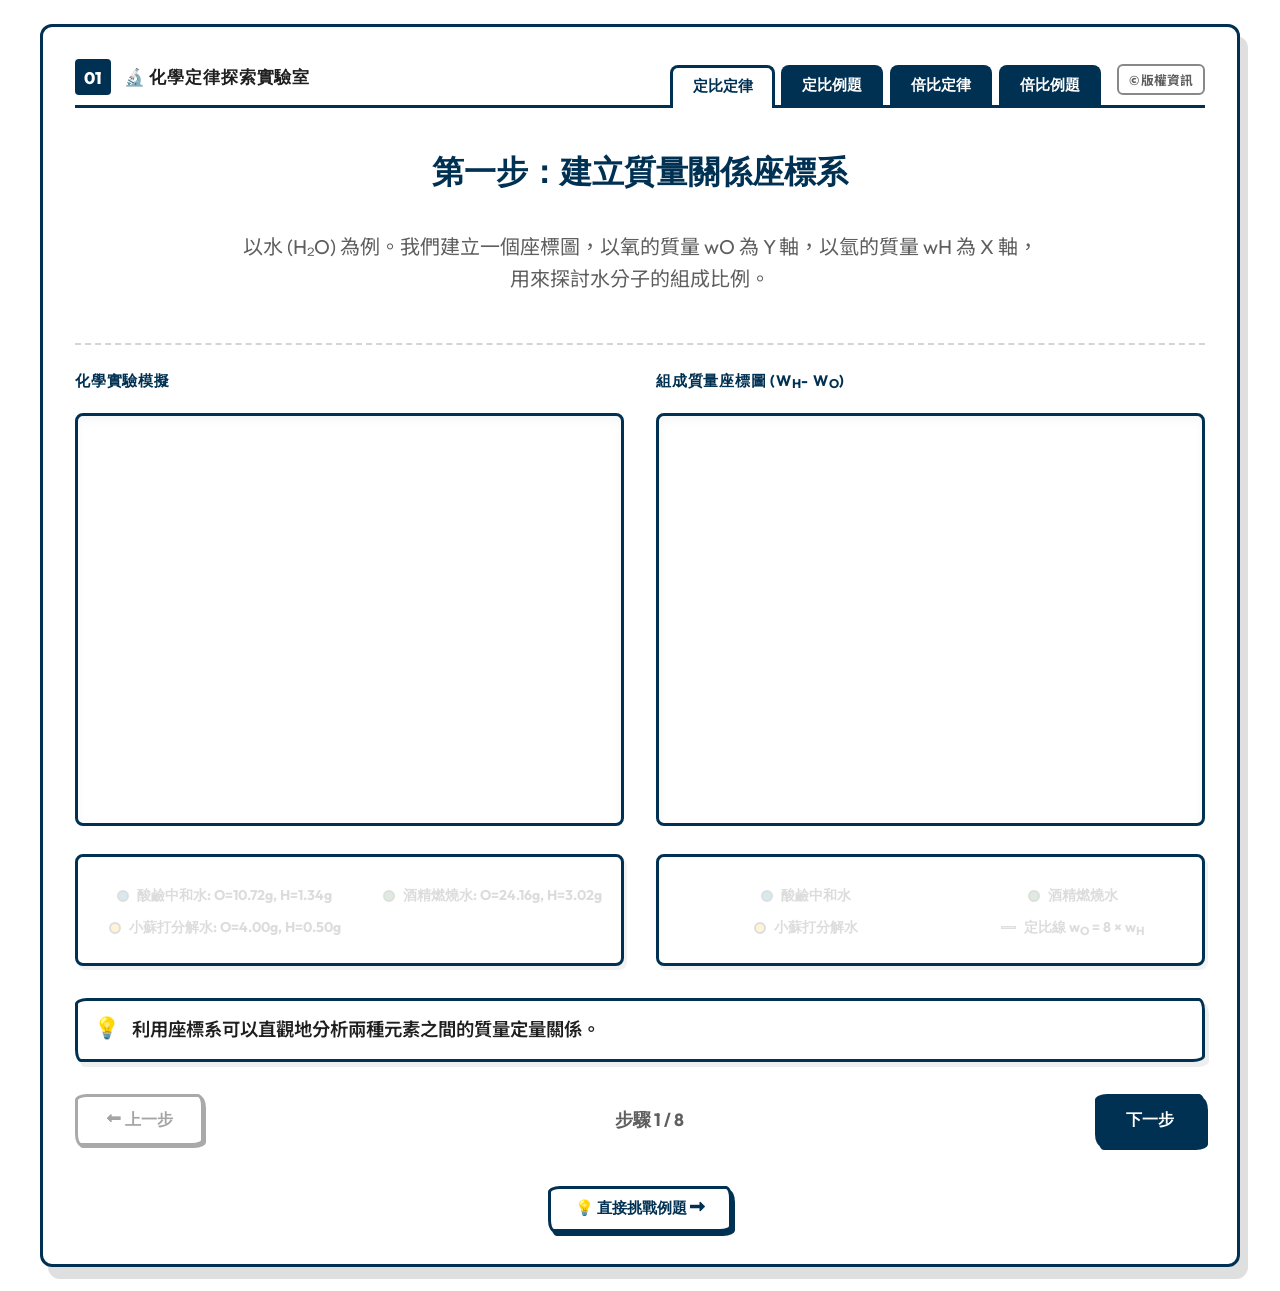
<file: index.html>
<!DOCTYPE html>
<html lang="zh-TW">
<head>
    <meta charset="UTF-8">
    <meta name="viewport" content="width=device-width, initial-scale=1.0">
    <title>定比定律探索學習</title>
    <!-- Google Fonts -->
    <link rel="preconnect" href="https://fonts.googleapis.com">
    <link rel="preconnect" href="https://fonts.gstatic.com" crossorigin>
    <link href="https://fonts.googleapis.com/css2?family=Noto+Sans+TC:wght@300;400;500;700&family=Outfit:wght@300;400;600;700&display=swap" rel="stylesheet">
    <link rel="stylesheet" href="style.css?v=20260718_04">
    <style>
        /* Force body to prevent horizontal scrollbars and ensure centering */
        body {
            overflow-x: hidden !important;
        }
        /* Force asymmetrical wobbly borders to be perfectly symmetric and centered */
        .app-container {
            border-radius: 12px !important;
            margin: 0 auto !important; /* Ensure perfectly symmetrical left/right background margins */
        }
        /* Lock description card height footprint to prevent vertical layout shifts */
        .info-card p {
            min-height: 120px !important;
            display: flex !important;
            align-items: center !important;
            justify-content: center !important;
        }
        /* Force panels to be mathematically symmetric and equal in width/height */
        .animation-container {
            display: grid !important;
            grid-template-columns: minmax(0, 1fr) minmax(0, 1fr) !important;
            gap: 2rem !important;
            align-items: stretch !important; /* Symmetrical heights */
        }
        @media (max-width: 820px) {
            .animation-container {
                grid-template-columns: 1fr !important;
                gap: 1.5rem !important;
            }
            .canvas-wrapper,
            .graph-legend-html {
                width: 100% !important;
                max-width: 560px !important;
                margin-left: auto !important;
                margin-right: auto !important;
            }
        }
        @media (min-width: 821px) and (max-width: 1180px) {
            .graph-legend-html {
                grid-template-columns: 1fr !important;
                justify-items: start !important;
            }
        }
        /* Align content columns vertically with pixel-perfect bottom alignment */
        .panel-box {
            display: grid !important;
            grid-template-rows: auto 1fr auto !important; /* Title, Canvas, and Legend rows */
            gap: 0.75rem !important;
            height: auto !important;
            min-width: 0 !important;
            min-height: 0 !important;
        }
        /* Prevent sub/sup tags from stretching the line-height of the panel labels */
        sub, sup {
            line-height: 0 !important;
            position: relative !important;
            vertical-align: baseline !important;
        }
        sub {
            bottom: -0.2em !important;
        }
        /* Lock panel-label heights to eliminate any sub-pixel misalignment from script subscripts */
        .panel-label {
            height: 24px !important;
            line-height: 24px !important;
            margin: 0 0 0.5rem 0 !important;
            padding: 0 !important;
            display: flex !important;
            align-items: center !important;
        }
        /* Ensure the canvas wrappers stretch exactly to their allocated grid heights */
        .canvas-wrapper {
            border-radius: 8px !important;
            height: auto !important;
            aspect-ratio: auto !important;
            box-sizing: border-box !important;
        }
        .canvas-wrapper canvas {
            width: 100% !important;
            height: auto !important;
        }
        .graph-legend-html {
            display: grid !important;
            grid-template-columns: 1fr 1fr !important;
            justify-items: center !important;
            gap: 0.8rem 1.0rem !important; /* Row & Col gap optimized to prevent overflow */
            min-height: 112px !important;       /* Symmetrical box height */
            height: auto !important;
            box-sizing: border-box !important;
            align-content: center !important;
            border-radius: 8px !important;
            font-size: 0.88rem !important;  /* Compact font size to avoid overflow */
        }
        /* Lock widths of legend items and align by indicators with left-padding for centering */
        .graph-legend-html .legend-item {
            width: auto !important;                 /* Micro-adjusted to fit safely inside the locked 50% grid width */
            max-width: 100% !important;
            box-sizing: border-box;
            justify-content: flex-start;  /* Align perfectly by indicators (dots & lines) */
            padding-left: 18px;           /* Indent indicators neatly */
            min-width: 0;
            white-space: normal !important;
        }
    </style>
</head>
<body>
    <div class="app-container">
        <!-- SOIL style page number and course header -->
        <div class="soil-header">
            <div style="display: flex; align-items: center; gap: 0.8rem; padding-bottom: 0.6rem;">
                <div class="soil-page-num" id="soil-page-num">01</div>
                <div class="soil-section-info">
                    <span class="soil-course-label" style="font-size: 1.05rem; color: #1f1f1f; font-weight: 800;">🔬 化學定律探索實驗室</span>
                </div>
            </div>
            <div style="display: flex; align-items: flex-end; gap: 1rem;">
                <div class="soil-tabs">
                    <a href="index.html" class="soil-tab-btn active">定比定律</a>
                    <a href="quiz.html?quiz=1&sub=1" class="soil-tab-btn">定比例題</a>
                    <a href="multiple_proportions.html" class="soil-tab-btn">倍比定律</a>
                    <a href="multiple_proportions_explain.html?from=tab" class="soil-tab-btn">倍比例題</a>
                </div>
                <button onclick="showCopyrightModal()" style="cursor: pointer; border: 2px solid #888888; color: #5f5f5f; background: none; padding: 4px 10px; font-size: 0.8rem; border-radius: 6px; margin-bottom: 0.6rem; font-weight: bold; font-family: inherit;">© 版權資訊</button>
            </div>
        </div>

        <!-- Explanatory Header Area -->
        <div class="info-card">
            <h1 id="step-title">第一步：建立質量關係座標系</h1>
            <p id="step-desc">以水 (H₂O) 為例。我們建立一個座標圖，以氧的質量 wO 為 Y 軸，以氫的質量 wH 為 X 軸，用來探討水分子的組成比例。</p>
        </div>

        <!-- Left/Right Panel Box -->
        <div class="animation-container">
            <!-- Left panel: flask animation -->
            <div class="panel-box left-panel">
                <div class="panel-label">化學實驗模擬</div>
                <div class="canvas-wrapper">
                    <canvas id="flaskCanvas"></canvas>
                </div>
                
                <!-- Bottom legends inside Left panel (controlled by JS class toggle) -->
                <div class="graph-legend-html">
                    <div class="legend-item" id="left-legend-item-1" style="white-space: nowrap;">
                        <span class="legend-dot" style="background-color: #007799;"></span>
                        <span>酸鹼中和水: O=10.72g, H=1.34g</span>
                    </div>
                    <div class="legend-item" id="left-legend-item-2" style="white-space: nowrap;">
                        <span class="legend-dot" style="background-color: #2e7d32;"></span>
                        <span>酒精燃燒水: O=24.16g, H=3.02g</span>
                    </div>
                    <div class="legend-item" id="left-legend-item-3" style="white-space: nowrap;">
                        <span class="legend-dot" style="background-color: #ffb300;"></span>
                        <span>小蘇打分解水: O=4.00g, H=0.50g</span>
                    </div>
                </div>
            </div>

            <!-- Right panel: coordinate graph -->
            <div class="panel-box right-panel">
                <div class="panel-label">組成質量座標圖 (w<sub>H</sub> - w<sub>O</sub>)</div>
                <div class="canvas-wrapper">
                    <canvas id="graphCanvas"></canvas>
                </div>
                
                <!-- Bottom legends inside Right panel (controlled by JS class toggle) -->
                <div class="graph-legend-html">
                    <div class="legend-item" id="legend-item-1">
                        <span class="legend-dot" style="background-color: #007799;"></span>
                        <span>酸鹼中和水</span>
                    </div>
                    <div class="legend-item" id="legend-item-2">
                        <span class="legend-dot" style="background-color: #2e7d32;"></span>
                        <span>酒精燃燒水</span>
                    </div>
                    <div class="legend-item" id="legend-item-3">
                        <span class="legend-dot" style="background-color: #ffb300;"></span>
                        <span>小蘇打分解水</span>
                    </div>
                    <div class="legend-item" id="legend-item-4">
                        <span class="legend-line"
                            style="background-color: #ff7a00; height: 3px; width: 15px; border-radius: 0;"></span>
                        <span>定比線 w<sub>O</sub> = 8 × w<sub>H</sub></span>
                    </div>
                </div>
            </div>
        </div>

        <!-- SOIL takeaway box -->
        <div class="soil-takeaway-box" id="soil-takeaway-box">
            <span class="takeaway-icon">💡</span>
            <span class="takeaway-text" id="takeaway-text">重點：利用座標系可以直觀地分析兩種元素之間的質量定量關係。</span>
        </div>

        <!-- Footer Navigation Controller -->
        <div class="nav-control-bar">
            <button class="nav-btn" id="btn-back" onclick="prevStep()">⬅ 上一步</button>
            <div class="step-indicator" id="step-indicator">步驟 1 / 8</div>
            <button class="nav-btn btn-primary" id="btn-next" onclick="nextStep()">下一步 ➡</button>
        </div>

        <!-- Jump to quiz button -->
        <div style="display: flex; justify-content: center; margin-top: 1rem; width: 100%;">
            <a href="quiz.html?quiz=1&sub=1" class="nav-btn" style="text-decoration: none; border-color: var(--theme-primary); color: var(--theme-primary); font-weight: bold; width: auto; font-size: 0.95rem; padding: 0.6rem 1.5rem; background: #ffffff;">💡 直接挑戰例題 ➡</a>
        </div>
    </div>

    <script src="canvas-responsive.js?v=20260718_01"></script>
    <script src="app.js?v=20260718_03"></script>

    <!-- 版權 Modal -->
    <div id="copyrightModal" style="display: none; position: fixed; top: 0; left: 0; width: 100%; height: 100%; background: rgba(0, 0, 0, 0.4); backdrop-filter: blur(4px); z-index: 9999; justify-content: center; align-items: center; padding: 1.5rem;">
        <div style="background: #ffffff; border: 3px solid var(--border-color); border-radius: 16px; max-width: 550px; width: 100%; box-shadow: 6px 8px 0px rgba(43, 43, 43, 0.15); display: flex; flex-direction: column; overflow: hidden; font-family: 'Outfit', 'Noto Sans TC', sans-serif; animation: modalFadeIn 0.3s ease;">
            <!-- Modal Header -->
            <div style="background: #f9fafb; border-bottom: 2.5px solid var(--border-color); padding: 1.2rem 1.5rem; display: flex; justify-content: space-between; align-items: center;">
                <strong style="font-size: 1.2rem; color: #1f1f1f; font-weight: bold;">版權與使用限制</strong>
                <button onclick="closeCopyrightModal()" style="background: none; border: none; font-size: 1.5rem; font-weight: bold; cursor: pointer; color: #5f5f5f; transition: color 0.2s;" onmouseover="this.style.color='#ef4444'" onmouseout="this.style.color='#5f5f5f'">&times;</button>
            </div>
            <!-- Modal Body -->
            <div style="padding: 1.5rem; max-height: 70vh; overflow-y: auto; line-height: 1.6; color: #374151; font-size: 0.95rem; text-align: left;">
                <h4 style="margin-top: 0; margin-bottom: 0.5rem; color: #1f1f1f; font-weight: bold;">關於本工具</h4>
                <p style="margin-bottom: 0.8rem; color: #5f5f5f;"><strong>化學基本定律虛擬實驗室 (Chemical Laws Virtual Lab)</strong> 由 <strong>超狂阿明 <img src="assets/logo.png" alt="logo" style="height: 20px; vertical-align: middle; margin-left: 3px; margin-right: 3px;">(CrazyRM)</strong> 開發與維護。</p>
                <p style="margin-bottom: 1.2rem; color: #5f5f5f;">🚀 <strong>更多互動模擬</strong>：歡迎探索超狂阿明開發的其他化學、理科科學互動模擬實驗室與專案。直通網址：<a href="https://bit.ly/crazyrm" target="_blank" style="color: #0284c7; text-decoration: none; font-weight: 500;">bit.ly/crazyrm</a></p>
                
                <h4 style="margin-bottom: 0.5rem; color: #1f1f1f; font-weight: bold;">版權與使用限制</h4>
                <p style="margin-bottom: 1rem; color: #5f5f5f;">© 2026 超狂阿明 <img src="assets/logo.png" alt="logo" style="height: 16px; vertical-align: middle; margin-left: 2px; margin-right: 2px;"> (CrazyRM)。本應用程式、介面設計、程式邏輯、教學內容與產出格式，除另有明確標示外，均保留所有權利。</p>
                <p style="margin-bottom: 1.2rem; color: #5f5f5f;">本工具提供教學、展示、研究與個人學習用途。未經作者書面同意，請勿重製、散布、改作、反向工程、移除作者資訊，或將本工具及其衍生內容用於商業服務、收費課程、出版品、機構部署或其他營利用途。</p>
                <p style="margin-bottom: 1.2rem; color: #5f5f5f;">若需商業授權、客製化開發、校園或機構導入，請先聯絡作者取得授權。</p>
                
                <h4 style="margin-bottom: 0.5rem; color: #1f1f1f; font-weight: bold;">聯絡與支持</h4>
                <ul style="list-style: none; padding-left: 0; margin-bottom: 0; color: #5f5f5f;">
                    <li style="margin-bottom: 0.4rem;">💬 <strong>Line 社群</strong>：<a href="https://bit.ly/crazyrmline" target="_blank" style="color: #0284c7; text-decoration: none; font-weight: 500;">https://bit.ly/crazyrmline</a></li>
                    <li style="margin-bottom: 0.4rem;">☕ <strong>Portaly 支持作者</strong>：<a href="https://portaly.cc/CrazyRM/support" target="_blank" style="color: #0284c7; text-decoration: none; font-weight: 500;">https://portaly.cc/CrazyRM/support</a></li>
                    <li style="margin-bottom: 0.4rem;">✉️ <strong>Email</strong>：<a href="mailto:crazyrm01@gmail.com" style="color: #0284c7; text-decoration: none; font-weight: 500;">crazyrm01@gmail.com</a></li>
                </ul>
            </div>
            <!-- Modal Footer -->
            <div style="background: #f9fafb; border-top: 1.5px dashed rgba(43,43,43,0.15); padding: 1rem 1.5rem; display: flex; justify-content: flex-end;">
                <button onclick="closeCopyrightModal()" style="background: #ffffff; border: 2px solid var(--border-color); border-radius: 8px; padding: 0.5rem 1.2rem; font-family: inherit; font-weight: bold; cursor: pointer; transition: all 0.2s; box-shadow: 2px 2px 0px #2b2b2b;" onmouseover="this.style.transform='translate(-1px, -1px)'; this.style.boxShadow='3px 3px 0px #2b2b2b'" onmouseout="this.style.transform='none'; this.style.boxShadow='2px 2px 0px #2b2b2b'">關閉</button>
            </div>
        </div>
    </div>

    <style>
    @keyframes modalFadeIn {
        from { opacity: 0; transform: scale(0.95); }
        to { opacity: 1; transform: scale(1); }
    }
    </style>

    <script>
    function showCopyrightModal() {
        document.getElementById('copyrightModal').style.display = 'flex';
    }
    function closeCopyrightModal() {
        document.getElementById('copyrightModal').style.display = 'none';
    }
    // 點擊背景可關閉
    window.addEventListener('click', function(e) {
        const modal = document.getElementById('copyrightModal');
        if (modal && e.target === modal) {
            closeCopyrightModal();
        }
    });
    </script>
</body>
</html>
</file>
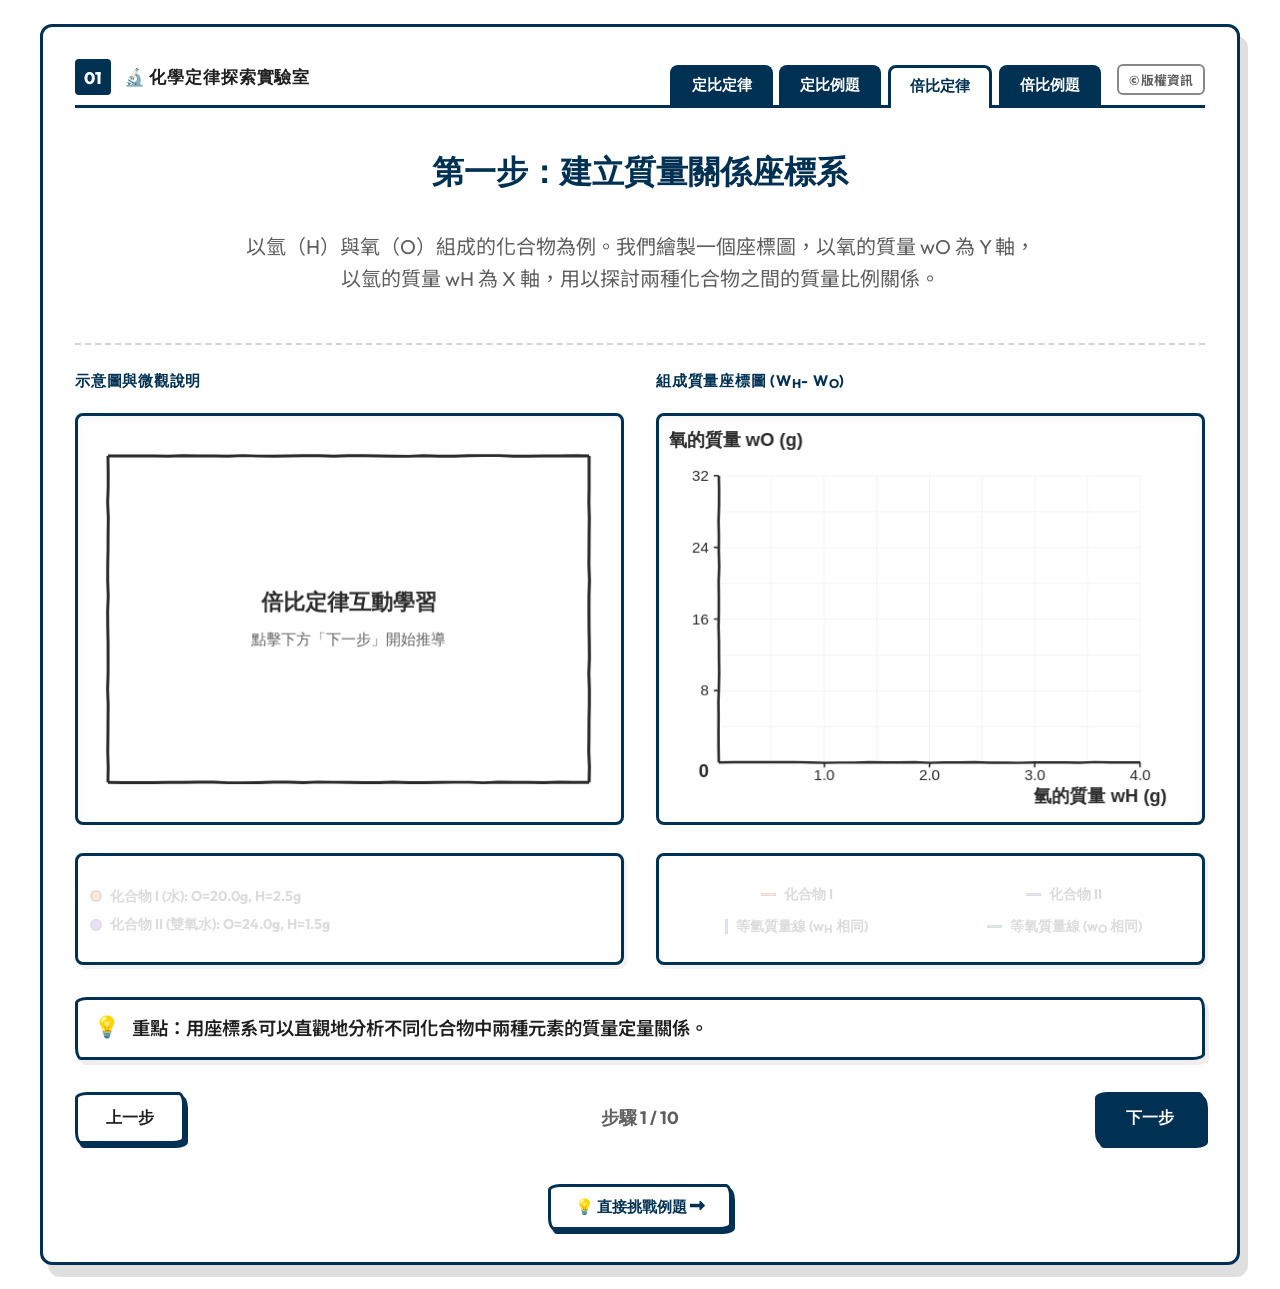
<file: multiple_proportions.html>
<!DOCTYPE html>
<html lang="zh-TW">
<head>
    <meta charset="UTF-8">
    <meta name="viewport" content="width=device-width, initial-scale=1.0">
    <title>倍比定律互動動畫 - 3B1B 風格</title>
    <!-- Google Fonts -->
    <link rel="preconnect" href="https://fonts.googleapis.com">
    <link rel="preconnect" href="https://fonts.gstatic.com" crossorigin>
    <link href="https://fonts.googleapis.com/css2?family=EB+Garamond:ital,wght@0,400..800;1,400..800&family=Noto+Sans+TC:wght@300;400;500;700&family=Outfit:wght@300;400;600;700&display=swap" rel="stylesheet">
    <link rel="stylesheet" href="style.css?v=20260718_04">
    <style>
        /* Force body to prevent horizontal scrollbars and ensure centering */
        body {
            overflow-x: hidden !important;
        }
        /* Force asymmetrical wobbly borders to be perfectly symmetric and centered */
        .app-container {
            border-radius: 12px !important;
            margin: 0 auto !important;
        }
        /* Lock description card height footprint to prevent vertical layout shifts */
        .info-card p {
            min-height: 120px !important;
            display: flex !important;
            align-items: center !important;
            justify-content: center !important;
        }
        /* Force panels to be mathematically symmetric and equal in width/height */
        .animation-container {
            display: grid !important;
            grid-template-columns: minmax(0, 1fr) minmax(0, 1fr) !important;
            gap: 2rem !important;
            align-items: stretch !important;
        }
        @media (max-width: 820px) {
            .animation-container {
                grid-template-columns: 1fr !important;
                gap: 1.5rem !important;
            }
        }
        /* Align content columns vertically with pixel-perfect bottom alignment */
        .panel-box {
            display: grid !important;
            grid-template-rows: auto 1fr auto !important;
            gap: 0.75rem !important;
            height: auto !important;
            min-width: 0 !important;
            min-height: 0 !important;
        }
        /* Prevent sub/sup tags from stretching the line-height of the panel labels */
        sub, sup {
            line-height: 0 !important;
            position: relative !important;
            vertical-align: baseline !important;
        }
        sub {
            bottom: -0.2em !important;
        }
        /* Lock panel-label heights to eliminate any sub-pixel misalignment from script subscripts */
        .panel-label {
            height: 24px !important;
            line-height: 24px !important;
            margin: 0 0 0.5rem 0 !important;
            padding: 0 !important;
            display: flex !important;
            align-items: center !important;
        }
        /* Ensure the canvas wrappers stretch exactly to their allocated grid heights */
        .canvas-wrapper {
            border-radius: 8px !important;
            height: auto !important;
            aspect-ratio: 4 / 3 !important;
            box-sizing: border-box !important;
        }
        .graph-legend-html {
            min-height: 112px !important;
            height: auto !important;
            box-sizing: border-box !important;
            align-content: center !important;
            border-radius: 8px !important;
            font-size: 0.88rem !important;
        }
        @media (max-width: 480px) {
            .canvas-wrapper {
                aspect-ratio: 1 / 1 !important;
            }
            .canvas-wrapper canvas {
                width: 100% !important;
                height: auto !important;
            }
        }
    </style>
</head>
<body>
    <div class="app-container">
        <!-- SOIL style page number and course header -->
        <div class="soil-header">
            <div style="display: flex; align-items: center; gap: 0.8rem; padding-bottom: 0.6rem;">
                <div class="soil-page-num" id="soil-page-num">01</div>
                <div class="soil-section-info">
                    <span class="soil-course-label" style="font-size: 1.05rem; color: #1f1f1f; font-weight: 800;">🔬 化學定律探索實驗室</span>
                </div>
            </div>
            <div style="display: flex; align-items: flex-end; gap: 1rem;">
                <div class="soil-tabs">
                    <a href="index.html" class="soil-tab-btn">定比定律</a>
                    <a href="quiz.html?quiz=1&sub=1" class="soil-tab-btn">定比例題</a>
                    <a href="multiple_proportions.html" class="soil-tab-btn active">倍比定律</a>
                    <a href="multiple_proportions_explain.html?from=tab" class="soil-tab-btn">倍比例題</a>
                </div>
                <button onclick="showCopyrightModal()" style="cursor: pointer; border: 2px solid #888888; color: #5f5f5f; background: none; padding: 4px 10px; font-size: 0.8rem; border-radius: 6px; margin-bottom: 0.6rem; font-weight: bold; font-family: inherit;">© 版權資訊</button>
            </div>
        </div>

        <!-- Explanatory Header Area -->
        <div class="info-card">
            <h1 id="step-title">第一步：建立質量關係座標系</h1>
            <p id="step-desc">以氫（H）與氧（O）組成的化合物為例。我們繪製一個座標圖，以氧的質量 wO 為 Y 軸，以氫的質量 wH 為 X 軸，用以探討兩種化合物之間的質量比例關係。</p>
        </div>

        <!-- Two Canvas panels side by side -->
        <div class="animation-container">
            <!-- Left panel: chemical reaction animation / visual explanation -->
            <div class="panel-box left-panel">
                <div class="panel-label">示意圖與微觀說明</div>
                <div class="canvas-wrapper">
                    <canvas id="flaskCanvas"></canvas>
                </div>
                <div class="graph-legend-html" style="display: flex; flex-direction: column; align-items: flex-start; gap: 0.6rem; justify-content: center;">
                    <div class="legend-item" id="left-legend-item-1" style="white-space: nowrap;">
                        <span class="legend-dot" style="background-color: #ff7a00;"></span>
                        <span>化合物 I (水): O=20.0g, H=2.5g</span>
                    </div>
                    <div class="legend-item" id="left-legend-item-2" style="white-space: nowrap;">
                        <span class="legend-dot" style="background-color: #7c3aed;"></span>
                        <span>化合物 II (雙氧水): O=24.0g, H=1.5g</span>
                    </div>
                </div>
            </div>

            <!-- Right panel: math chart coordinate graph -->
            <div class="panel-box right-panel">
                <div class="panel-label">組成質量座標圖 (w<sub>H</sub> - w<sub>O</sub>)</div>
                <div class="canvas-wrapper">
                    <canvas id="graphCanvas"></canvas>
                </div>
                <div class="graph-legend-html">
                    <div class="legend-item" id="legend-item-1">
                        <span class="legend-line" style="background-color: #ff7a00; height: 3px; width: 15px; border-radius: 0;"></span>
                        <span>化合物 I</span>
                    </div>
                    <div class="legend-item" id="legend-item-2">
                        <span class="legend-line" style="background-color: #7c3aed; height: 3px; width: 15px; border-radius: 0;"></span>
                        <span>化合物 II</span>
                    </div>
                    <div class="legend-item" id="legend-item-3">
                        <span class="legend-line" style="background-color: #2563eb; height: 15px; width: 3px; border-radius: 0; transform: rotate(0deg);"></span>
                        <span>等氫質量線 (w<sub>H</sub> 相同)</span>
                    </div>
                    <div class="legend-item" id="legend-item-4">
                        <span class="legend-line" style="background-color: #059669; height: 3px; width: 15px; border-radius: 0;"></span>
                        <span>等氧質量線 (w<sub>O</sub> 相同)</span>
                    </div>
                </div>
            </div>
        </div>

        <!-- SOIL takeaway box -->
        <div class="soil-takeaway-box" id="soil-takeaway-box">
            <span class="takeaway-icon">💡</span>
            <span class="takeaway-text" id="takeaway-text">重點：利用座標系可以直觀地分析兩種元素之間的質量定量關係。</span>
        </div>

        <!-- Navigation controller -->
        <div class="nav-control-bar">
            <button class="nav-btn" id="btn-back" onclick="prevStep()">上一步</button>
            <div class="step-indicator" id="step-indicator">步驟 1 / 14</div>
            <button class="nav-btn btn-primary" id="btn-next" onclick="nextStep()">下一步</button>
        </div>

        <!-- Jump to quiz button -->
        <div style="display: flex; justify-content: center; margin-top: 1rem; width: 100%;">
            <a href="multiple_proportions_explain.html" class="nav-btn" style="text-decoration: none; border-color: var(--theme-primary); color: var(--theme-primary); font-weight: bold; width: auto; font-size: 0.95rem; padding: 0.6rem 1.5rem; background: #ffffff;">💡 直接挑戰例題 ➡</a>
        </div>
    </div>

    <script src="canvas-responsive.js?v=20260718_01"></script>
    <script src="multiple_proportions.js?v=20260718_01"></script>

    <!-- 版權 Modal -->
    <div id="copyrightModal" style="display: none; position: fixed; top: 0; left: 0; width: 100%; height: 100%; background: rgba(0, 0, 0, 0.4); backdrop-filter: blur(4px); z-index: 9999; justify-content: center; align-items: center; padding: 1.5rem;">
        <div style="background: #ffffff; border: 3px solid var(--border-color); border-radius: 16px; max-width: 550px; width: 100%; box-shadow: 6px 8px 0px rgba(43, 43, 43, 0.15); display: flex; flex-direction: column; overflow: hidden; font-family: 'Outfit', 'Noto Sans TC', sans-serif; animation: modalFadeIn 0.3s ease;">
            <!-- Modal Header -->
            <div style="background: #f9fafb; border-bottom: 2.5px solid var(--border-color); padding: 1.2rem 1.5rem; display: flex; justify-content: space-between; align-items: center;">
                <strong style="font-size: 1.2rem; color: #1f1f1f; font-weight: bold;">版權與使用限制</strong>
                <button onclick="closeCopyrightModal()" style="background: none; border: none; font-size: 1.5rem; font-weight: bold; cursor: pointer; color: #5f5f5f; transition: color 0.2s;" onmouseover="this.style.color='#ef4444'" onmouseout="this.style.color='#5f5f5f'">&times;</button>
            </div>
            <!-- Modal Body -->
            <div style="padding: 1.5rem; max-height: 70vh; overflow-y: auto; line-height: 1.6; color: #374151; font-size: 0.95rem; text-align: left;">
                <h4 style="margin-top: 0; margin-bottom: 0.5rem; color: #1f1f1f; font-weight: bold;">關於本工具</h4>
                <p style="margin-bottom: 0.8rem; color: #5f5f5f;"><strong>化學基本定律虛擬實驗室 (Chemical Laws Virtual Lab)</strong> 由 <strong>超狂阿明 <img src="assets/logo.png" alt="logo" style="height: 20px; vertical-align: middle; margin-left: 3px; margin-right: 3px;">(CrazyRM)</strong> 開發與維護。</p>
                <p style="margin-bottom: 1.2rem; color: #5f5f5f;">🚀 <strong>更多互動模擬</strong>：歡迎探索超狂阿明開發的其他化學、理科科學互動模擬實驗室與專案。直通網址：<a href="https://bit.ly/crazyrm" target="_blank" style="color: #0284c7; text-decoration: none; font-weight: 500;">bit.ly/crazyrm</a></p>
                
                <h4 style="margin-bottom: 0.5rem; color: #1f1f1f; font-weight: bold;">版權與使用限制</h4>
                <p style="margin-bottom: 1rem; color: #5f5f5f;">© 2026 超狂阿明 <img src="assets/logo.png" alt="logo" style="height: 16px; vertical-align: middle; margin-left: 2px; margin-right: 2px;"> (CrazyRM)。本應用程式、介面設計、程式邏輯、教學內容與產出格式，除另有明確標示外，均保留所有權利。</p>
                <p style="margin-bottom: 1.2rem; color: #5f5f5f;">本工具提供教學、展示、研究與個人學習用途。未經作者書面同意，請勿重製、散布、改作、反向工程、移除作者資訊，或將本工具及其衍生內容用於商業服務、收費課程、出版品、機構部署或其他營利用途。</p>
                <p style="margin-bottom: 1.2rem; color: #5f5f5f;">若需商業授權、客製化開發、校園或機構導入，請先聯絡作者取得授權。</p>
                
                <h4 style="margin-bottom: 0.5rem; color: #1f1f1f; font-weight: bold;">聯絡與支持</h4>
                <ul style="list-style: none; padding-left: 0; margin-bottom: 0; color: #5f5f5f;">
                    <li style="margin-bottom: 0.4rem;">💬 <strong>Line 社群</strong>：<a href="https://bit.ly/crazyrmline" target="_blank" style="color: #0284c7; text-decoration: none; font-weight: 500;">https://bit.ly/crazyrmline</a></li>
                    <li style="margin-bottom: 0.4rem;">☕ <strong>Portaly 支持作者</strong>：<a href="https://portaly.cc/CrazyRM/support" target="_blank" style="color: #0284c7; text-decoration: none; font-weight: 500;">https://portaly.cc/CrazyRM/support</a></li>
                    <li style="margin-bottom: 0.4rem;">✉️ <strong>Email</strong>：<a href="mailto:crazyrm01@gmail.com" style="color: #0284c7; text-decoration: none; font-weight: 500;">crazyrm01@gmail.com</a></li>
                </ul>
            </div>
            <!-- Modal Footer -->
            <div style="background: #f9fafb; border-top: 1.5px dashed rgba(43,43,43,0.15); padding: 1rem 1.5rem; display: flex; justify-content: flex-end;">
                <button onclick="closeCopyrightModal()" style="background: #ffffff; border: 2px solid var(--border-color); border-radius: 8px; padding: 0.5rem 1.2rem; font-family: inherit; font-weight: bold; cursor: pointer; transition: all 0.2s; box-shadow: 2px 2px 0px #2b2b2b;" onmouseover="this.style.transform='translate(-1px, -1px)'; this.style.boxShadow='3px 3px 0px #2b2b2b'" onmouseout="this.style.transform='none'; this.style.boxShadow='2px 2px 0px #2b2b2b'">關閉</button>
            </div>
        </div>
    </div>

    <style>
    @keyframes modalFadeIn {
        from { opacity: 0; transform: scale(0.95); }
        to { opacity: 1; transform: scale(1); }
    }
    </style>

    <script>
    function showCopyrightModal() {
        document.getElementById('copyrightModal').style.display = 'flex';
    }
    function closeCopyrightModal() {
        document.getElementById('copyrightModal').style.display = 'none';
    }
    // 點擊背景可關閉
    window.addEventListener('click', function(e) {
        const modal = document.getElementById('copyrightModal');
        if (modal && e.target === modal) {
            closeCopyrightModal();
        }
    });
    </script>
</body>
</html>
</file>
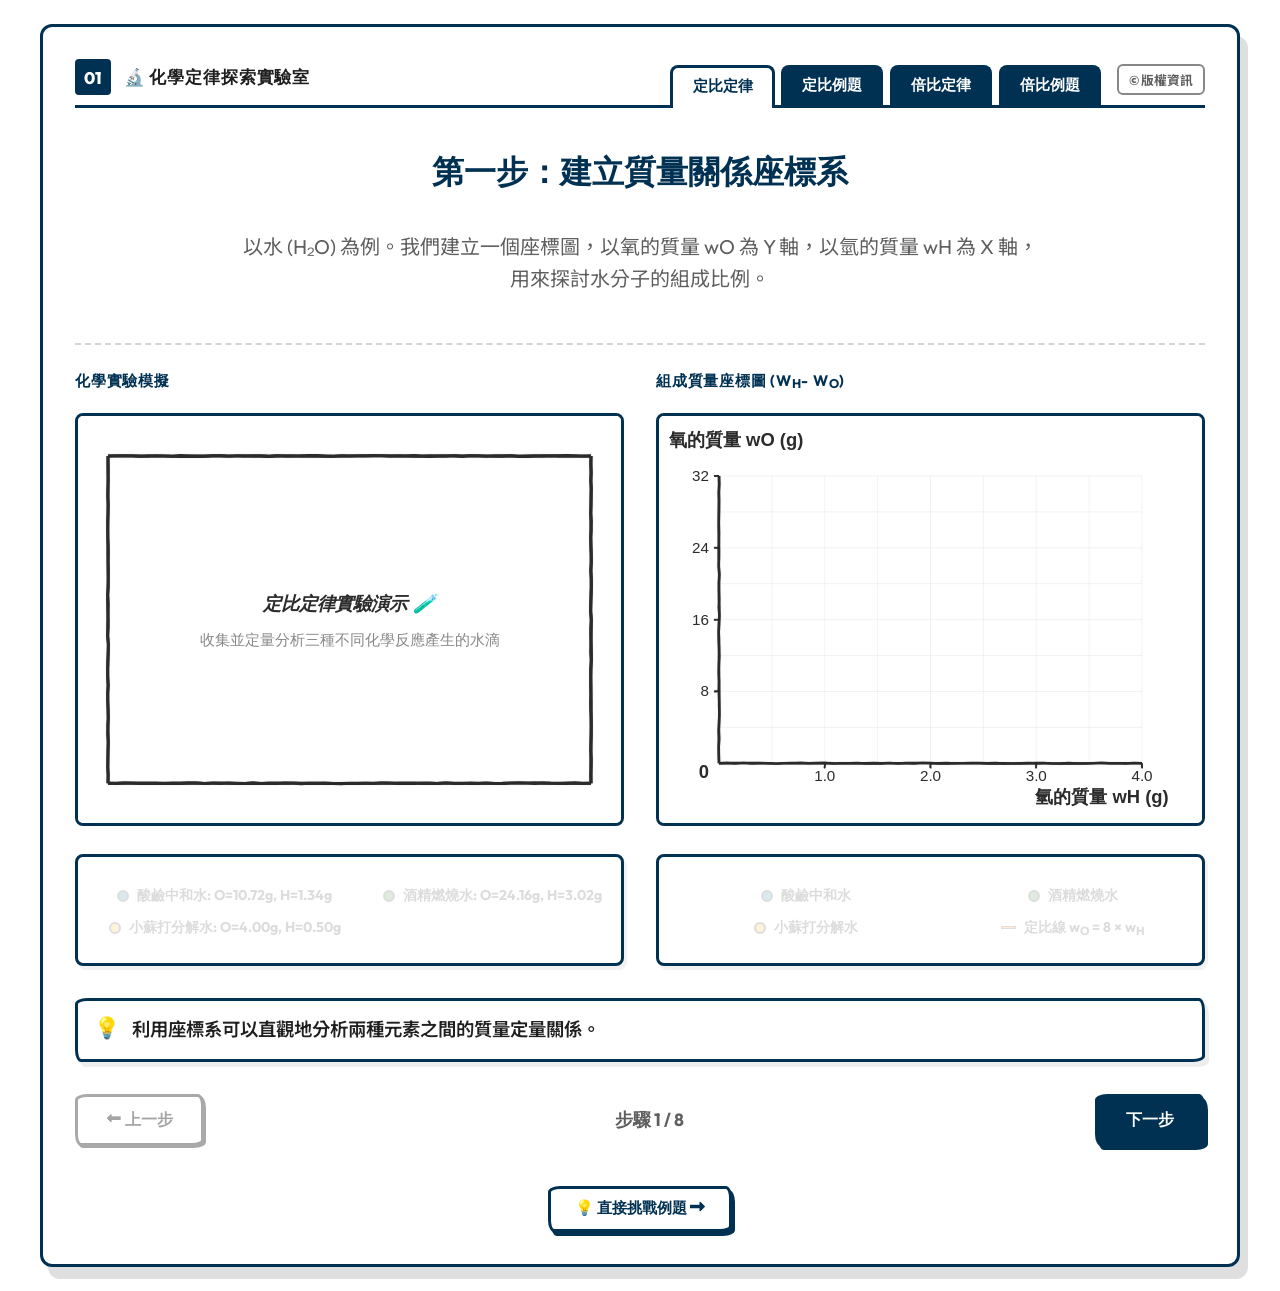
<file: multiple_proportions_explain.html>
<!DOCTYPE html>
<html lang="zh-TW">
<head>
    <meta charset="UTF-8">
    <script>
        // 如果是外部直接點擊無參數連結進入，自動重定向至首頁 index.html
        const urlParams = new URLSearchParams(window.location.search);
        if (!urlParams.has('v') && !urlParams.has('from')) {
            window.location.replace("index.html");
        }
    </script>
    <meta name="viewport" content="width=device-width, initial-scale=1.0">
    <title>倍比定律經典解析 - 雙重表徵對比</title>
    <!-- Google Fonts -->
    <link rel="preconnect" href="https://fonts.googleapis.com">
    <link rel="preconnect" href="https://fonts.gstatic.com" crossorigin>
    <link href="https://fonts.googleapis.com/css2?family=EB+Garamond:ital,wght@0,400..800;1,400..800&family=Noto+Sans+TC:wght@300;400;500;700&family=Outfit:wght@300;400;600;700&display=swap" rel="stylesheet">
    <link rel="stylesheet" href="style.css?v=20260718_04">
    <style>
        body {
            overflow-x: hidden !important;
        }
        .app-container {
            border-radius: 12px !important;
            margin: 0 auto !important;
        }
        .question-card {
            background: #ffffff;
            border: 3px solid var(--border-color);
            border-radius: 12px;
            padding: 1.25rem;
            box-shadow: 4px 5px 0px rgba(43, 43, 43, 0.08);
            margin-bottom: 1rem;
            text-align: left;
        }
        .question-title-row {
            display: flex;
            justify-content: space-between;
            align-items: center;
            margin-bottom: 0.75rem;
        }
        .question-title {
            font-size: 1.15rem;
            font-weight: 700;
            color: var(--text-primary);
        }
        .badge-exam {
            background: #e0f2fe;
            color: #0369a1;
            font-size: 0.8rem;
            font-weight: 700;
            padding: 0.25rem 0.6rem;
            border-radius: 9999px;
            border: 1.5px solid #0369a1;
        }
        .question-text {
            font-size: 1.1rem;
            line-height: 1.6;
            margin-bottom: 1rem;
            color: #374151;
        }
        .options-container {
            display: grid;
            grid-template-columns: repeat(5, 1fr);
            gap: 0.75rem;
            margin-bottom: 1rem;
        }
        @media (max-width: 640px) {
            .options-container {
                grid-template-columns: 1fr;
            }
        }
        .option-btn {
            background: #ffffff;
            border: 2px solid var(--border-color);
            border-radius: 8px;
            padding: 0.6rem;
            font-family: var(--font-heading);
            font-weight: 700;
            font-size: 1rem;
            cursor: pointer;
            text-align: center;
            transition: all 0.2s ease;
            box-shadow: 2px 2px 0px #2b2b2b;
        }
        .option-btn:hover {
            transform: translate(-1px, -1px);
            box-shadow: 3px 3px 0px #2b2b2b;
            background: #f9fafb;
        }
        .option-btn.correct {
            background: #10b981 !important;
            color: #ffffff !important;
            border-color: #064e3b !important;
            box-shadow: 2px 2px 0px #064e3b !important;
        }
        .option-btn.incorrect {
            background: #ef4444 !important;
            color: #ffffff !important;
            border-color: #7f1d1d !important;
            box-shadow: 2px 2px 0px #7f1d1d !important;
        }
        .feedback-box {
            min-height: 50px;
            padding: 0.75rem 1rem;
            border-radius: 8px;
            font-weight: 500;
            font-size: 0.95rem;
            display: none;
            border: 2px solid var(--border-color);
            box-shadow: 2px 3px 0px rgba(0,0,0,0.05);
        }
        .animation-container {
            align-items: stretch !important;
        }
        .panel-box {
            opacity: 0.25;
            transition: opacity 0.5s ease, transform 0.5s ease;
            transform: scale(0.99);
            min-width: 0 !important;
            min-height: 0 !important;
        }
        .panel-box.active {
            opacity: 1;
            transform: scale(1.0);
        }
        .panel-box.active .placeholder-text {
            display: none !important;
        }
        .panel-box.active .real-content {
            display: flex !important;
        }
        .placeholder-text {
            flex-grow: 1;
            box-sizing: border-box;
            display: flex;
            align-items: center;
            justify-content: center;
            border: 3px dashed var(--border-color);
            border-radius: 12px;
            font-family: var(--font-math);
            font-size: 1.1rem;
            color: var(--text-secondary);
            text-align: center;
            padding: 2rem;
            background: #fafafa;
        }
        .real-content {
            display: none;
            height: 100%;
        }
        .canvas-wrapper {
            position: relative;
        }
        #explainCanvas {
            display: block;
            width: 100% !important;
            height: auto !important;
        }
        .algebraic-table {
            width: 100%;
            border-collapse: collapse;
            text-align: center;
            font-family: var(--font-math);
            font-size: 1.05rem;
            border: 2.5px solid var(--border-color);
        }
        .algebraic-table th, .algebraic-table td {
            padding: 0.5rem;
            border: 1.5px solid var(--border-color);
        }
        .algebraic-table th {
            background: #f9fafb;
            font-weight: bold;
        }
        .algebraic-formula-card {
            font-family: var(--font-math);
            font-size: 1.0rem;
            line-height: 1.5;
            color: var(--text-primary);
            border-top: 1.5px dashed rgba(43,43,43,0.2);
            padding-top: 0.75rem;
            margin-top: 0.5rem;
        }
        .wizard-btn {
            background: #ffffff;
            border: 2px solid var(--border-color);
            padding: 0.35rem 0.75rem;
            border-radius: 8px;
            font-size: 0.85rem;
            font-family: var(--font-heading);
            font-weight: bold;
            cursor: pointer;
            transition: all 0.2s ease;
            margin-right: 0.4rem;
            margin-top: 0.4rem;
        }
        .wizard-btn:hover {
            background: #f3f4f6;
            transform: translateY(-1px);
        }
        .wizard-btn.active {
            background: var(--border-color);
            color: #ffffff;
            box-shadow: 2px 2px 0px rgba(0, 0, 0, 0.1);
        }
        .wizard-btn.orange.active {
            background: var(--color-orange);
            border-color: var(--color-orange);
            color: #ffffff;
        }
        .wizard-btn.purple.active {
            background: #7c3aed;
            border-color: #7c3aed;
            color: #ffffff;
        }
        .step-card {
            background: #f9fafb;
            border: 2px solid var(--border-color);
            border-radius: 12px;
            padding: 0.8rem;
            margin-top: 0.6rem;
            font-family: var(--font-body);
            font-size: 0.88rem;
            line-height: 1.55;
        }
    </style>
</head>
<body>
    <div class="app-container">
        <!-- SOIL Header -->
        <div class="soil-header">
            <div style="display: flex; align-items: center; gap: 0.8rem; padding-bottom: 0.6rem;">
                <div class="soil-page-num">挑戰</div>
                <div class="soil-section-info">
                    <span class="soil-course-label" style="font-size: 1.05rem; color: #1f1f1f; font-weight: 800;">🔬 化學定律探索實驗室</span>
                </div>
            </div>
            <div style="display: flex; align-items: flex-end; gap: 1rem;">
                <div class="soil-tabs">
                    <a href="index.html" class="soil-tab-btn">定比定律</a>
                    <a href="quiz.html?quiz=1&sub=1" class="soil-tab-btn">定比例題</a>
                    <a href="multiple_proportions.html" class="soil-tab-btn">倍比定律</a>
                    <a href="multiple_proportions_explain.html?from=tab" class="soil-tab-btn active">倍比例題</a>
                </div>
                <button onclick="showCopyrightModal()" style="cursor: pointer; border: 2px solid #888888; color: #5f5f5f; background: none; padding: 4px 10px; font-size: 0.8rem; border-radius: 6px; margin-bottom: 0.6rem; font-weight: bold; font-family: inherit;">© 版權資訊</button>
            </div>
        </div>

        <!-- Question Card -->
        <div class="question-card">
            <div class="question-title-row">
                <span class="question-title">學測經典挑戰題</span>
                <span class="badge-exam">96. 學測 | 答對率 45%</span>
            </div>
            <div class="question-text">
                今有二種不同元素 <strong>X</strong> 及 <strong>Y</strong>，化合為兩個含此二種元素的化合物。第一個化合物是由 <strong>9.34 克</strong> 的 X 和 <strong>2.00 克</strong> 的 Y 化合而成；而第二個化合物是由 <strong>4.67 克</strong> 的 X 和 <strong>3.00 克</strong> 的 Y 化合而成。如果第一個化合物的分子式是 <strong>XY</strong>，那麼第二個化合物的分子式為下列何者？
            </div>
            <div class="options-container">
                <button class="option-btn" onclick="selectOption('A', this)">(A) X₂Y</button>
                <button class="option-btn" onclick="selectOption('B', this)">(B) XY₂</button>
                <button class="option-btn" onclick="selectOption('C', this)">(C) X₃Y</button>
                <button class="option-btn" onclick="selectOption('D', this)">(D) XY₃</button>
                <button class="option-btn" onclick="selectOption('E', this)">(E) X₂Y₂</button>
            </div>
            <div id="feedback-box" class="feedback-box"></div>
        </div>

        <!-- Traditional Solution Collapsible Card -->
        <div class="question-card" style="border-color: var(--border-color); background: #fff1f2; margin-top: -0.5rem; margin-bottom: 1.25rem;">
            <div style="display: flex; justify-content: space-between; align-items: center; cursor: pointer; user-select: none;" onclick="toggleTraditionalSolution()">
                <strong style="color: #db2777; font-size: 1.05rem; display: flex; align-items: center; gap: 0.4rem;">
                    📖 觀看傳統課本詳解寫法
                </strong>
                <span id="trad-toggle-icon" style="color: #db2777; font-weight: bold; font-size: 1.1rem;">▼</span>
            </div>
            <div id="traditional-solution-content" style="display: none; border-top: 1.5px dashed rgba(219, 39, 119, 0.3); margin-top: 0.8rem; padding-top: 0.8rem; line-height: 1.6; color: #db2777; font-family: var(--font-math);">
                <div style="font-weight: bold; margin-bottom: 0.5rem;">答：(D)</div>
                <div style="font-weight: bold; margin-bottom: 0.8rem;">解析：設化合物 II 為 XY<sub>n</sub>，固定 X 質量：</div>
                
                <div style="overflow-x: auto; -webkit-overflow-scrolling: touch; margin-bottom: 1rem; width: 100%;">
                    <table style="width: 100%; max-width: 300px; border-collapse: collapse; border: 2px solid #db2777; text-align: center; background: #ffffff;">
                        <thead>
                            <tr style="border-bottom: 2px solid #db2777;">
                                <th style="padding: 6px; border-right: 1.5px solid #db2777;"></th>
                                <th style="padding: 6px; border-right: 1.5px solid #db2777; color: #db2777; font-weight: bold;">X</th>
                                <th style="padding: 6px; color: #db2777; font-weight: bold;">Y</th>
                            </tr>
                        </thead>
                        <tbody>
                            <tr style="border-bottom: 1.5px solid #db2777;">
                                <td style="padding: 6px; border-right: 1.5px solid #db2777; font-weight: bold;">XY</td>
                                <td style="padding: 6px; border-right: 1.5px solid #db2777;">9.34</td>
                                <td style="padding: 6px;">2</td>
                            </tr>
                            <tr>
                                <td style="padding: 6px; border-right: 1.5px solid #db2777; font-weight: bold;">XY<sub>n</sub></td>
                                <td style="padding: 6px; border-right: 1.5px solid #db2777; line-height: 1.3;">
                                    4.67<br><span style="font-size: 0.9rem; font-weight: bold;">( 9.34 )</span>
                                </td>
                                <td style="padding: 6px; line-height: 1.3;">
                                    3<br><span style="font-size: 0.9rem; font-weight: bold;">( 6 )</span>
                                </td>
                            </tr>
                        </tbody>
                    </table>
                </div>
                
                <div style="font-weight: bold;">
                    Y 質量比 = Y 原子數比 &rArr; 2 : 6 = 1 : n &rArr; n = 3，化學式為 XY₃。
                </div>
            </div>
        </div>

        <!-- Split Columns Comparison Panel -->
        <div class="animation-container">
            <!-- Left: Algebraic Representation -->
            <div class="panel-box" id="algebraic-panel">
                <div class="panel-label" style="color: var(--color-orange);">代數表徵 (傳統表格式作法)</div>
                <div class="canvas-wrapper" style="background: #ffffff; flex-grow: 1; display: flex; flex-direction: column; aspect-ratio: auto;">
                    <div class="placeholder-text" id="alg-placeholder">
                        點擊下方「顯示代數表徵」按鈕<br>開啟代數比例計算與推導過程
                    </div>
                    <div class="real-content" style="padding: 1.2rem; flex-direction: column; justify-content: flex-start; flex-grow: 1;">
                        <div style="overflow-x: auto; -webkit-overflow-scrolling: touch; width: 100%; margin-bottom: 1rem;">
                            <table class="algebraic-table">
                                <thead>
                                    <tr>
                                        <th>化合物</th>
                                        <th id="th-x-header">X 元素質量 (g)</th>
                                        <th id="th-y-header">Y 元素質量 (g)</th>
                                    </tr>
                                </thead>
                                <tbody id="alg-table-body">
                                    <!-- Dynamic rows -->
                                </tbody>
                            </table>
                        </div>
                        <div id="alg-wizard-container">
                            <!-- Dynamic controls and explanations -->
                        </div>
                    </div>
                </div>
            </div>

            <!-- Right: Geometric Representation -->
            <div class="panel-box" id="geometric-panel">
                <div class="panel-label" style="color: #7c3aed;">幾何表徵 (圖形座標解析)</div>
                <div class="canvas-wrapper" style="background: #ffffff; flex-grow: 1; display: flex; flex-direction: column; aspect-ratio: auto;">
                    <div class="placeholder-text" id="geom-placeholder">
                        點擊下方「顯示幾何表徵」按鈕<br>開啟圖表斜率與輔助線動畫
                    </div>
                    <div class="real-content" style="flex-grow: 1; position: relative; flex-direction: column;">
                        <canvas id="explainCanvas" style="flex-grow: 1; width: 100%; height: 100%;"></canvas>
                        <div id="geom-wizard-container" style="margin-top: 0.8rem;"></div>
                    </div>
                </div>
            </div>
        </div>

        <!-- Controls button bar -->
        <div class="nav-control-bar">
            <button class="nav-btn" id="btn-show-algebraic" onclick="toggleAlgebraic()" style="border-color: var(--theme-primary); box-shadow: 3px 4px 0 var(--theme-primary);">顯示代數表徵</button>
            <div class="step-indicator">雙重表徵對比</div>
            <button class="nav-btn btn-primary" id="btn-show-geometric" onclick="toggleGeometric()" style="background: #7c3aed; border-color: #2b2b2b; box-shadow: 3px 4px 0px #7c3aed;">顯示幾何表徵</button>
        </div>
    </div>

    <!-- Script references -->
    <script src="canvas-responsive.js?v=20260718_01"></script>
    <script src="multiple_proportions_explain.js?v=20260718_02"></script>

    <!-- 版權 Modal -->
    <div id="copyrightModal" style="display: none; position: fixed; top: 0; left: 0; width: 100%; height: 100%; background: rgba(0, 0, 0, 0.4); backdrop-filter: blur(4px); z-index: 9999; justify-content: center; align-items: center; padding: 1.5rem;">
        <div style="background: #ffffff; border: 3px solid var(--border-color); border-radius: 16px; max-width: 550px; width: 100%; box-shadow: 6px 8px 0px rgba(43, 43, 43, 0.15); display: flex; flex-direction: column; overflow: hidden; font-family: 'Outfit', 'Noto Sans TC', sans-serif; animation: modalFadeIn 0.3s ease;">
            <!-- Modal Header -->
            <div style="background: #f9fafb; border-bottom: 2.5px solid var(--border-color); padding: 1.2rem 1.5rem; display: flex; justify-content: space-between; align-items: center;">
                <strong style="font-size: 1.2rem; color: #1f1f1f; font-weight: bold;">版權與使用限制</strong>
                <button onclick="closeCopyrightModal()" style="background: none; border: none; font-size: 1.5rem; font-weight: bold; cursor: pointer; color: #5f5f5f; transition: color 0.2s;" onmouseover="this.style.color='#ef4444'" onmouseout="this.style.color='#5f5f5f'">&times;</button>
            </div>
            <!-- Modal Body -->
            <div style="padding: 1.5rem; max-height: 70vh; overflow-y: auto; line-height: 1.6; color: #374151; font-size: 0.95rem; text-align: left;">
                <h4 style="margin-top: 0; margin-bottom: 0.5rem; color: #1f1f1f; font-weight: bold;">關於本工具</h4>
                <p style="margin-bottom: 0.8rem; color: #5f5f5f;"><strong>化學基本定律虛擬實驗室 (Chemical Laws Virtual Lab)</strong> 由 <strong>超狂阿明 <img src="assets/logo.png" alt="logo" style="height: 20px; vertical-align: middle; margin-left: 3px; margin-right: 3px;">(CrazyRM)</strong> 開發與維護。</p>
                <p style="margin-bottom: 1.2rem; color: #5f5f5f;">🚀 <strong>更多互動模擬</strong>：歡迎探索超狂阿明開發的其他化學、理科科學互動模擬實驗室與專案。直通網址：<a href="https://bit.ly/crazyrm" target="_blank" style="color: #0284c7; text-decoration: none; font-weight: 500;">bit.ly/crazyrm</a></p>
                
                <h4 style="margin-bottom: 0.5rem; color: #1f1f1f; font-weight: bold;">版權與使用限制</h4>
                <p style="margin-bottom: 1rem; color: #5f5f5f;">© 2026 超狂阿明 <img src="assets/logo.png" alt="logo" style="height: 16px; vertical-align: middle; margin-left: 2px; margin-right: 2px;"> (CrazyRM)。本應用程式、介面設計、程式邏輯、教學內容與產出格式，除另有明確標示外，均保留所有權利。</p>
                <p style="margin-bottom: 1.2rem; color: #5f5f5f;">本工具提供教學、展示、研究與個人學習用途。未經作者書面同意，請勿重製、散布、改作、反向工程、移除作者資訊，或將本工具及其衍生內容用於商業服務、收費課程、出版品、機構部署或其他營利用途。</p>
                <p style="margin-bottom: 1.2rem; color: #5f5f5f;">若需商業授權、客製化開發、校園或機構導入，請先聯絡作者取得授權。</p>
                
                <h4 style="margin-bottom: 0.5rem; color: #1f1f1f; font-weight: bold;">聯絡與支持</h4>
                <ul style="list-style: none; padding-left: 0; margin-bottom: 0; color: #5f5f5f;">
                    <li style="margin-bottom: 0.4rem;">💬 <strong>Line 社群</strong>：<a href="https://bit.ly/crazyrmline" target="_blank" style="color: #0284c7; text-decoration: none; font-weight: 500;">https://bit.ly/crazyrmline</a></li>
                    <li style="margin-bottom: 0.4rem;">☕ <strong>Portaly 支持作者</strong>：<a href="https://portaly.cc/CrazyRM/support" target="_blank" style="color: #0284c7; text-decoration: none; font-weight: 500;">https://portaly.cc/CrazyRM/support</a></li>
                    <li style="margin-bottom: 0.4rem;">✉️ <strong>Email</strong>：<a href="mailto:crazyrm01@gmail.com" style="color: #0284c7; text-decoration: none; font-weight: 500;">crazyrm01@gmail.com</a></li>
                </ul>
            </div>
            <!-- Modal Footer -->
            <div style="background: #f9fafb; border-top: 1.5px dashed rgba(43,43,43,0.15); padding: 1rem 1.5rem; display: flex; justify-content: flex-end;">
                <button onclick="closeCopyrightModal()" style="background: #ffffff; border: 2px solid var(--border-color); border-radius: 8px; padding: 0.5rem 1.2rem; font-family: inherit; font-weight: bold; cursor: pointer; transition: all 0.2s; box-shadow: 2px 2px 0px #2b2b2b;" onmouseover="this.style.transform='translate(-1px, -1px)'; this.style.boxShadow='3px 3px 0px #2b2b2b'" onmouseout="this.style.transform='none'; this.style.boxShadow='2px 2px 0px #2b2b2b'">關閉</button>
            </div>
        </div>
    </div>

    <style>
    @keyframes modalFadeIn {
        from { opacity: 0; transform: scale(0.95); }
        to { opacity: 1; transform: scale(1); }
    }
    </style>

    <script>
    function toggleTraditionalSolution() {
        const content = document.getElementById('traditional-solution-content');
        const icon = document.getElementById('trad-toggle-icon');
        if (content.style.display === 'none') {
            content.style.display = 'block';
            icon.textContent = '▲';
        } else {
            content.style.display = 'none';
            icon.textContent = '▼';
        }
    }
    
    function showCopyrightModal() {
        document.getElementById('copyrightModal').style.display = 'flex';
    }
    function closeCopyrightModal() {
        document.getElementById('copyrightModal').style.display = 'none';
    }
    // 點擊背景可關閉
    window.addEventListener('click', function(e) {
        const modal = document.getElementById('copyrightModal');
        if (modal && e.target === modal) {
            closeCopyrightModal();
        }
    });
    </script>
</body>
</html>
</file>
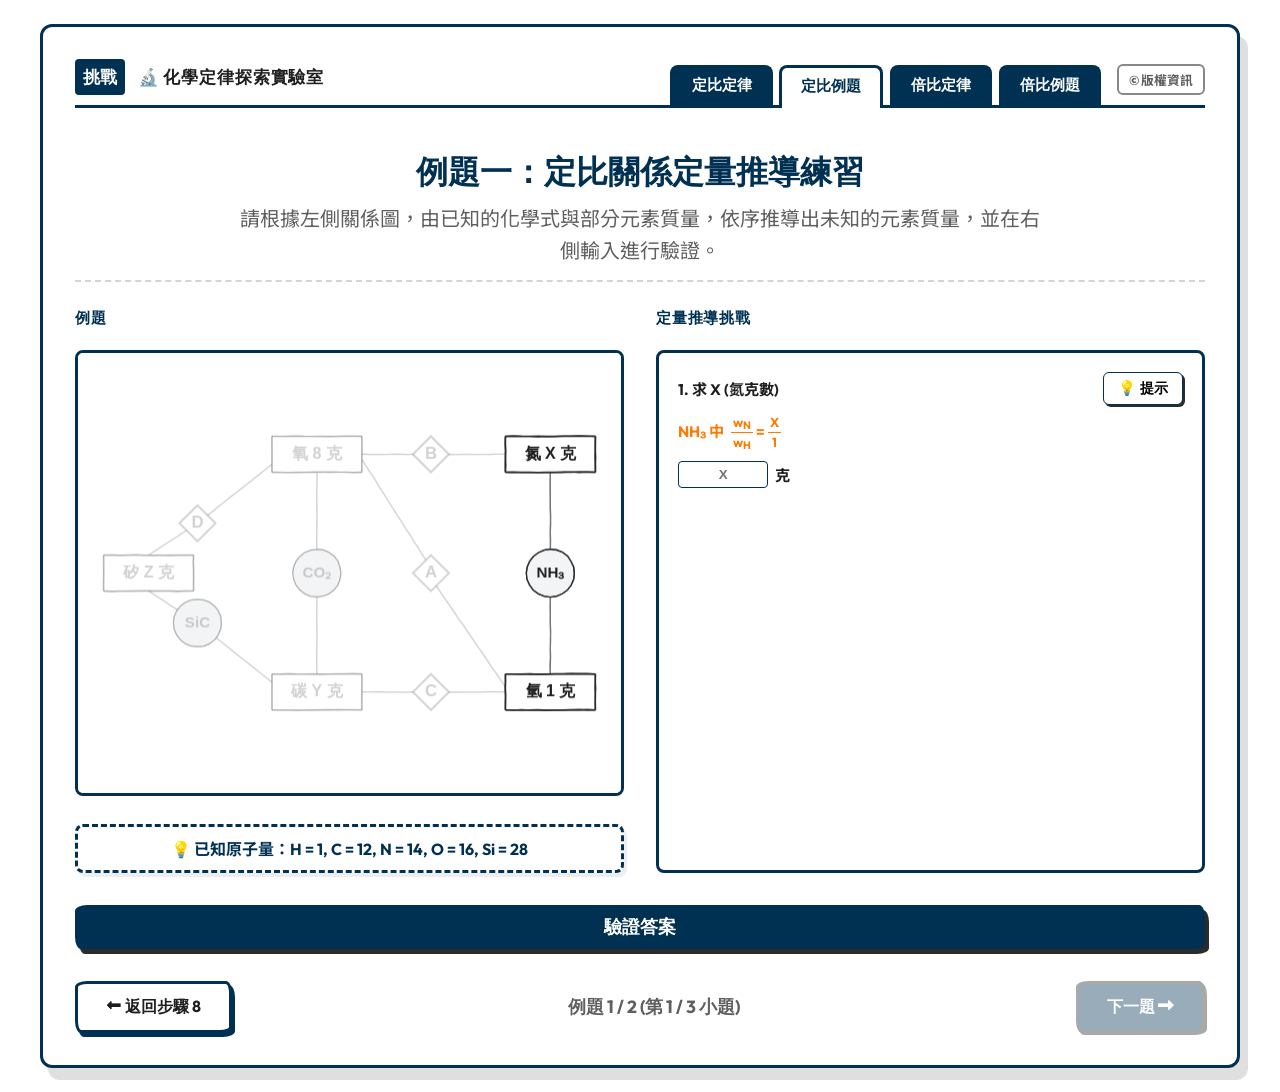
<file: quiz.html>
<!DOCTYPE html>
<html lang="zh-TW">
<head>
    <meta charset="UTF-8">
    <meta name="viewport" content="width=device-width, initial-scale=1.0">
    <title>定比定律挑戰例題</title>
    <!-- Google Fonts -->
    <link rel="preconnect" href="https://fonts.googleapis.com">
    <link rel="preconnect" href="https://fonts.gstatic.com" crossorigin>
    <link href="https://fonts.googleapis.com/css2?family=EB+Garamond:ital,wght@0,400..800;1,400..800&family=Noto+Sans+TC:wght@300;400;500;700&family=Outfit:wght@300;400;600;700&display=swap" rel="stylesheet">
    <link rel="stylesheet" href="style.css?v=20260718_04">
    <style>
        /* Force body to prevent horizontal scrollbars and ensure centering */
        body {
            overflow-x: hidden !important;
        }
        /* Force wobbly borders to be perfectly symmetric and centered */
        .app-container {
            border-radius: 12px !important;
            margin: 0 auto !important; /* Ensure perfectly symmetrical left/right background margins */
            max-width: 1200px !important; /* Lock the max width to ensure symmetry on high res screen */
        }
        .animation-container {
            display: grid !important;
            grid-template-columns: calc(50% - 1rem) calc(50% - 1rem) !important; /* Strictly 50/50 equal width split */
            gap: 2rem !important;
            align-items: stretch !important; /* Stretches columns to equal height */
        }
        @media (max-width: 768px) {
            .animation-container {
                grid-template-columns: 1fr !important;
                gap: 1.5rem !important;
            }
        }
        /* Align content columns vertically with pixel-perfect bottom alignment */
        .panel-box.left-panel {
            display: grid !important;
            grid-template-rows: auto 1fr !important; /* Label, Canvas wrapper stretches to 1fr */
            gap: 0.75rem !important;
        }
        .panel-box.right-panel {
            display: flex !important;
            flex-direction: column !important;
            justify-content: stretch !important;
            gap: 0.75rem !important;
            height: 100% !important;
        }
        #quizContentPage1, #quizContentPage2 {
            flex: 1 !important;
        }
        #quizContentPage1:not([style*="display: none"]), #quizContentPage2:not([style*="display: none"]) {
            display: flex !important;
            flex-direction: column !important;
            justify-content: space-between !important;
        }
        /* Prevent sub/sup tags from stretching the line-height of the panel labels */
        sub, sup {
            line-height: 0 !important;
            position: relative !important;
            vertical-align: baseline !important;
        }
        sub {
            bottom: -0.2em !important;
        }
        /* Lock panel-label heights to eliminate any misalignment */
        .panel-label {
            height: 24px !important;
            line-height: 24px !important;
            margin: 0 0 0.5rem 0 !important;
            padding: 0 !important;
            display: flex !important;
            align-items: center !important;
        }
        /* Ensure the canvas wrappers stretch exactly to their allocated grid heights */
        .canvas-wrapper {
            border-radius: 8px !important;
            box-sizing: border-box !important;
        }
        #quizCanvas {
            display: block;
            width: 100% !important;
            height: auto !important;
        }
        @media (max-width: 480px) {
            .left-panel .canvas-wrapper {
                aspect-ratio: auto !important;
            }
            #quizCanvas {
                width: 100% !important;
                height: auto !important;
            }
        }
        
        /* Unified math formula coloring: Numerator in Red, Denominator in Green */
        .color-numerator {
            color: #d32f2f !important;
        }
        .color-denominator {
            color: #2e7d32 !important;
        }

        /* Dynamically paint unknown variable fractions (X/1, Y/8, Z/3) to Blue when hint is toggled active */
        .hint-active-1 .color-var-x-fraction { color: #0288d1 !important; }
        .hint-active-1 .color-var-x-fraction span { border-color: #0288d1 !important; }
        
        .hint-active-2 .color-var-y-fraction { color: #0288d1 !important; }
        .hint-active-2 .color-var-y-fraction span { border-color: #0288d1 !important; }
        
        .hint-active-3 .color-var-z-fraction { color: #0288d1 !important; }
        .hint-active-3 .color-var-z-fraction span { border-color: #0288d1 !important; }

        /* Magnified Hint Buttons with 3B1B styling */
        .hint-sub-btn {
            padding: 6px 14px !important;
            font-size: 0.9rem !important;
            border-radius: 6px !important;
            border: 2px solid var(--border-color);
            box-shadow: 2px 2px 0px #2b2b2b !important;
            background: #ffffff;
            transition: transform 0.15s ease, box-shadow 0.15s ease !important;
        }
        .hint-sub-btn:hover {
            transform: translate(-1px, -1px) !important;
            box-shadow: 3px 3px 0px #2b2b2b !important;
            background: var(--theme-primary-soft) !important;
        }
    </style>
</head>
<body>
    <div class="app-container">
        <!-- SOIL style page number and course header -->
        <div class="soil-header">
            <div style="display: flex; align-items: center; gap: 0.8rem; padding-bottom: 0.6rem;">
                <div class="soil-page-num" id="quiz-page-num">挑戰</div>
                <div class="soil-section-info">
                    <span class="soil-course-label" style="font-size: 1.05rem; color: #1f1f1f; font-weight: 800;">🔬 化學定律探索實驗室</span>
                </div>
            </div>
            <div style="display: flex; align-items: flex-end; gap: 1rem;">
                <div class="soil-tabs">
                    <a href="index.html" class="soil-tab-btn">定比定律</a>
                    <a href="quiz.html?quiz=1&sub=1" class="soil-tab-btn active">定比例題</a>
                    <a href="multiple_proportions.html" class="soil-tab-btn">倍比定律</a>
                    <a href="multiple_proportions_explain.html?from=tab" class="soil-tab-btn">倍比例題</a>
                </div>
                <button onclick="showCopyrightModal()" style="cursor: pointer; border: 2px solid #888888; color: #5f5f5f; background: none; padding: 4px 10px; font-size: 0.8rem; border-radius: 6px; margin-bottom: 0.6rem; font-weight: bold; font-family: inherit;">© 版權資訊</button>
            </div>
        </div>

        <!-- Explanatory Header Area -->
        <div class="info-card" style="padding-bottom: 0.8rem;">
            <h1 id="quiz-title">例題一：定比關係定量推導練習</h1>
            <p id="quiz-desc">請根據左側關係圖，由已知的化學式與部分元素質量，依序推導出未知的元素質量 X、Y、Z，並在右側輸入進行驗證。</p>
        </div>

        <!-- Left/Right Panel Box -->
        <div class="animation-container">
            <!-- Left panel: wobbly sketch illustration -->
            <div class="panel-box left-panel">
                <div class="panel-label">例題</div>
                <div class="canvas-wrapper" style="aspect-ratio: 16 / 13; margin-bottom: 0.5rem;">
                    <canvas id="quizCanvas"></canvas>
                </div>
                <!-- Atomic weights card moved to left panel bottom under the canvas illustration -->
                <div style="border: 3px dashed var(--theme-primary); padding: 0.6rem 1rem; border-radius: 8px; background: #ffffff; font-family: var(--font-ui); font-size: 1.0rem; text-align: center; font-weight: bold; color: var(--theme-primary); box-shadow: 3px 4px 0 rgba(0, 49, 83, 0.08); margin-top: 0.5rem; box-sizing: border-box; width: 100%;">
                    💡 已知原子量：H = 1, C = 12, N = 14, O = 16, Si = 28
                </div>
            </div>

            <!-- Right panel: Interactive challenge forms -->
            <div class="panel-box right-panel" style="justify-content: center;">
                <div class="panel-label" id="right-panel-title">定量推導挑戰</div>

                <div id="quizContentPage1" style="background: rgba(255,255,255,0.95); border: 3px solid var(--border-color); padding: 1.2rem; border-radius: 8px; box-sizing: border-box; min-height: 480px;">
                    <div style="display: flex; flex-direction: column; gap: 1.5rem; font-size: 0.95rem;">
                        <!-- Question 1 -->
                        <div id="q-wrapper-1">
                            <div style="display: flex; justify-content: space-between; align-items: center; width: 100%; margin-bottom: 0.5rem;">
                                <span><strong>1. 求 X (氮克數)</strong></span>
                                <button class="hint-sub-btn" id="btn-hint-1" onclick="toggleSingleHint(1)" style="padding: 2px 8px; border: 1.5px solid var(--border-color); border-radius: 4px; font-size: 0.8rem; cursor: pointer; background: #ffffff; font-weight: bold;">💡 提示</button>
                            </div>
                            
                            <div style="display: flex; align-items: center; flex-wrap: nowrap; line-height: 1.5; font-weight: bold; margin-bottom: 0.5rem; white-space: nowrap !important; overflow-x: auto;">
                                <span style="color: #ff7a00; font-weight: bold; margin-right: 0.4rem;">NH₃ 中</span>
                                <span style="display: inline-flex; flex-direction: column; align-items: center; font-size: 0.85em; color: #ff7a00; white-space: nowrap !important;">
                                    <span style="border-bottom: 1px solid #ff7a00; padding: 0 2px;">w<sub>N</sub></span>
                                    <span>w<sub>H</sub></span>
                                </span>
                                
                                <span style="margin: 0 0.2rem; color: #ff7a00;">=</span>
                                <span class="color-var-x-fraction" style="display: inline-flex; flex-direction: column; align-items: center; font-size: 0.85em; color: #ff7a00; white-space: nowrap !important;">
                                    <span style="border-bottom: 1px solid #ff7a00; padding: 0 2px;">X</span>
                                    <span>1</span>
                                </span>
                                
                                <span class="quiz-hint-span id-hint-1" style="display: none; align-items: center; font-weight: bold; white-space: nowrap !important;">
                                    <span style="margin: 0 0.2rem; color: #1f1f1f;">=</span>
                                    <span style="display: inline-flex; flex-direction: column; align-items: center; font-size: 0.85em; white-space: nowrap !important;">
                                        <span class="color-numerator" style="border-bottom: 1px solid #d32f2f; padding: 0 2px;">14 × N原子個數</span>
                                        <span class="color-denominator">1 × H原子個數</span>
                                    </span>
                                    <span style="margin: 0 0.2rem; color: #1f1f1f;">=</span>
                                    <span style="display: inline-flex; flex-direction: column; align-items: center; font-size: 0.85em; white-space: nowrap !important;">
                                        <span class="color-numerator" style="border-bottom: 1px solid #d32f2f; padding: 0 2px;">14 × 1</span>
                                        <span class="color-denominator">1 × 3</span>
                                    </span>
                                </span>
                            </div>
                            
                            <div style="display: flex; align-items: center; gap: 0.4rem; margin-bottom: 0.5rem;">
                                <input type="text" id="quiz-x" placeholder="X" inputmode="decimal" style="width: 90px; padding: 5px; border: 1.5px solid var(--border-color); border-radius: 4px; text-align: center; font-weight: bold;">
                                <strong style="font-size: 0.95rem; color: #1f1f1f;">克</strong>
                            </div>
                            
                            <!-- Plot Canvas underneath the equation -->
                            <div class="quiz-hint-plot id-hint-plot-1" style="display: none; margin-top: 0.6rem; width: 100%; border: 1.5px solid var(--border-color); border-radius: 6px; overflow: hidden; box-shadow: 2px 3px 0px rgba(43,43,43,0.05); background: #ffffff; padding-bottom: 0.6rem;">
                                <canvas id="hintCanvas1" style="width: 100%; height: 250px; display: block;"></canvas>
                                <div class="hint-formula-text" id="hint-formula-1" style="opacity: 0; color: #ff7a00; font-weight: bold; font-size: 0.9rem; text-align: center; margin: 0.4rem 0.6rem; min-height: 1.2rem; transition: opacity 0.3s;">
                                    由 NH₃ 定比關係：X / 1 = 14 / 3 ➡ X = 4.67 克
                                </div>
                                <div style="display: flex; gap: 0.5rem; justify-content: center; margin-top: 0.5rem; padding: 0 0.6rem;">
                                    <button class="hint-step-btn" id="btn-hint-1-step-1" onclick="runHintStep(1, 1)" style="display: none;">1. 畫藍線垂直虛線</button>
                                    <button class="hint-step-btn" id="btn-hint-1-step-2" onclick="runHintStep(1, 2)" style="flex: 1; padding: 8px 12px; border: 2px solid #2b2b2b; border-radius: 6px; font-size: 0.9rem; font-weight: bold; cursor: pointer; transition: all 0.2s;" disabled>畫定比斜線並交會標記 X</button>
                                </div>
                            </div>
                        </div>
                        
                        <!-- Question 2 -->
                        <div id="q-wrapper-2" style="border-top: 1.5px dashed rgba(43,43,43,0.15); padding-top: 1rem;">
                            <div style="display: flex; justify-content: space-between; align-items: center; width: 100%; margin-bottom: 0.5rem;">
                                <span><strong>2. 求 Y (碳克數)</strong></span>
                                <button class="hint-sub-btn" id="btn-hint-2" onclick="toggleSingleHint(2)" style="padding: 2px 8px; border: 1.5px solid var(--border-color); border-radius: 4px; font-size: 0.8rem; cursor: pointer; background: #ffffff; font-weight: bold;">💡 提示</button>
                            </div>
                            
                            <div style="display: flex; align-items: center; flex-wrap: nowrap; line-height: 1.5; font-weight: bold; margin-bottom: 0.5rem; white-space: nowrap !important; overflow-x: auto;">
                                <span style="color: #ff7a00; font-weight: bold; margin-right: 0.4rem;">CO₂ 中</span>
                                <span style="display: inline-flex; flex-direction: column; align-items: center; font-size: 0.85em; color: #ff7a00; white-space: nowrap !important;">
                                    <span style="border-bottom: 1px solid #ff7a00; padding: 0 2px;">w<sub>C</sub></span>
                                    <span>w<sub>O</sub></span>
                                </span>
                                
                                <span style="margin: 0 0.2rem; color: #ff7a00;">=</span>
                                <span class="color-var-y-fraction" style="display: inline-flex; flex-direction: column; align-items: center; font-size: 0.85em; color: #ff7a00; white-space: nowrap !important;">
                                    <span style="border-bottom: 1px solid #ff7a00; padding: 0 2px;">Y</span>
                                    <span>8</span>
                                </span>
                                
                                <span class="quiz-hint-span id-hint-2" style="display: none; align-items: center; font-weight: bold; white-space: nowrap !important;">
                                    <span style="margin: 0 0.2rem; color: #1f1f1f;">=</span>
                                    <span style="display: inline-flex; flex-direction: column; align-items: center; font-size: 0.85em; white-space: nowrap !important;">
                                        <span class="color-numerator" style="border-bottom: 1px solid #d32f2f; padding: 0 2px;">12 × C原子個數</span>
                                        <span class="color-denominator">16 × O原子個數</span>
                                    </span>
                                    <span style="margin: 0 0.2rem; color: #1f1f1f;">=</span>
                                    <span style="display: inline-flex; flex-direction: column; align-items: center; font-size: 0.85em; white-space: nowrap !important;">
                                        <span class="color-numerator" style="border-bottom: 1px solid #d32f2f; padding: 0 2px;">12 × 1</span>
                                        <span class="color-denominator">16 × 2</span>
                                    </span>
                                </span>
                            </div>
                            
                            <div style="display: flex; align-items: center; gap: 0.4rem; margin-bottom: 0.5rem;">
                                <input type="text" id="quiz-y" placeholder="Y" inputmode="decimal" style="width: 90px; padding: 5px; border: 1.5px solid var(--border-color); border-radius: 4px; text-align: center; font-weight: bold;">
                                <strong style="font-size: 0.95rem; color: #1f1f1f;">克</strong>
                            </div>
                            
                            <!-- Plot Canvas underneath the equation -->
                            <div class="quiz-hint-plot id-hint-plot-2" style="display: none; margin-top: 0.6rem; width: 100%; border: 1.5px solid var(--border-color); border-radius: 6px; overflow: hidden; box-shadow: 2px 3px 0px rgba(43,43,43,0.05); background: #ffffff; padding-bottom: 0.6rem;">
                                <canvas id="hintCanvas2" style="width: 100%; height: 250px; display: block;"></canvas>
                                <div class="hint-formula-text" id="hint-formula-2" style="opacity: 0; color: #ff7a00; font-weight: bold; font-size: 0.9rem; text-align: center; margin: 0.4rem 0.6rem; min-height: 1.2rem; transition: opacity 0.3s;">
                                    由 CO₂ 定比關係：Y / 8 = 12 / 32 ➡ Y = 3 克
                                </div>
                                <div style="display: flex; gap: 0.5rem; justify-content: center; margin-top: 0.5rem; padding: 0 0.6rem;">
                                    <button class="hint-step-btn" id="btn-hint-2-step-1" onclick="runHintStep(2, 1)" style="display: none;">1. 畫藍線垂直虛線</button>
                                    <button class="hint-step-btn" id="btn-hint-2-step-2" onclick="runHintStep(2, 2)" style="flex: 1; padding: 8px 12px; border: 2px solid #2b2b2b; border-radius: 6px; font-size: 0.9rem; font-weight: bold; cursor: pointer; transition: all 0.2s;" disabled>畫定比斜線並交會標記 Y</button>
                                </div>
                            </div>
                        </div>
                        
                        <!-- Question 3 -->
                        <div id="q-wrapper-3" style="border-top: 1.5px dashed rgba(43,43,43,0.15); padding-top: 1rem;">
                            <div style="display: flex; justify-content: space-between; align-items: center; width: 100%; margin-bottom: 0.5rem;">
                                <span><strong>3. 求 Z (矽克數)</strong></span>
                                <button class="hint-sub-btn" id="btn-hint-3" onclick="toggleSingleHint(3)" style="padding: 2px 8px; border: 1.5px solid var(--border-color); border-radius: 4px; font-size: 0.8rem; cursor: pointer; background: #ffffff; font-weight: bold;">💡 提示</button>
                            </div>
                            
                            <div style="display: flex; align-items: center; flex-wrap: nowrap; line-height: 1.5; font-weight: bold; margin-bottom: 0.5rem; white-space: nowrap !important; overflow-x: auto;">
                                <span style="color: #ff7a00; font-weight: bold; margin-right: 0.4rem;">SiC 中</span>
                                <span style="display: inline-flex; flex-direction: column; align-items: center; font-size: 0.85em; color: #ff7a00; white-space: nowrap !important;">
                                    <span style="border-bottom: 1px solid #ff7a00; padding: 0 2px;">w<sub>Si</sub></span>
                                    <span>w<sub>C</sub></span>
                                </span>
                                
                                <span style="margin: 0 0.2rem; color: #ff7a00;">=</span>
                                <span class="color-var-z-fraction" style="display: inline-flex; flex-direction: column; align-items: center; font-size: 0.85em; color: #ff7a00; white-space: nowrap !important;">
                                    <span style="border-bottom: 1px solid #ff7a00; padding: 0 2px;">Z</span>
                                    <span>3</span>
                                </span>
                                
                                <span class="quiz-hint-span id-hint-3" style="display: none; align-items: center; font-weight: bold; white-space: nowrap !important;">
                                    <span style="margin: 0 0.2rem; color: #1f1f1f;">=</span>
                                    <span style="display: inline-flex; flex-direction: column; align-items: center; font-size: 0.85em; white-space: nowrap !important;">
                                        <span class="color-numerator" style="border-bottom: 1px solid #d32f2f; padding: 0 2px;">28 × Si原子個數</span>
                                        <span class="color-denominator">12 × C原子個數</span>
                                    </span>
                                    <span style="margin: 0 0.2rem; color: #1f1f1f;">=</span>
                                    <span style="display: inline-flex; flex-direction: column; align-items: center; font-size: 0.85em; white-space: nowrap !important;">
                                        <span class="color-numerator" style="border-bottom: 1px solid #d32f2f; padding: 0 2px;">28 × 1</span>
                                        <span class="color-denominator">12 × 1</span>
                                    </span>
                                </span>
                            </div>
                            
                            <div style="display: flex; align-items: center; gap: 0.4rem; margin-bottom: 0.5rem;">
                                <input type="text" id="quiz-z" placeholder="Z" inputmode="decimal" style="width: 90px; padding: 5px; border: 1.5px solid var(--border-color); border-radius: 4px; text-align: center; font-weight: bold;">
                                <strong style="font-size: 0.95rem; color: #1f1f1f;">克</strong>
                            </div>
                            
                            <!-- Plot Canvas underneath the equation -->
                            <div class="quiz-hint-plot id-hint-plot-3" style="display: none; margin-top: 0.6rem; width: 100%; border: 1.5px solid var(--border-color); border-radius: 6px; overflow: hidden; box-shadow: 2px 3px 0px rgba(43,43,43,0.05); background: #ffffff; padding-bottom: 0.6rem;">
                                <canvas id="hintCanvas3" style="width: 100%; height: 250px; display: block;"></canvas>
                                <div class="hint-formula-text" id="hint-formula-3" style="opacity: 0; color: #ff7a00; font-weight: bold; font-size: 0.9rem; text-align: center; margin: 0.4rem 0.6rem; min-height: 1.2rem; transition: opacity 0.3s;">
                                    由 SiC 定比關係：Z / 3 = 28 / 12 ➡ Z = 7 克
                                </div>
                                <div style="display: flex; gap: 0.5rem; justify-content: center; margin-top: 0.5rem; padding: 0 0.6rem;">
                                    <button class="hint-step-btn" id="btn-hint-3-step-1" onclick="runHintStep(3, 1)" style="display: none;">1. 畫藍線垂直虛線</button>
                                    <button class="hint-step-btn" id="btn-hint-3-step-2" onclick="runHintStep(3, 2)" style="flex: 1; padding: 8px 12px; border: 2px solid #2b2b2b; border-radius: 6px; font-size: 0.9rem; font-weight: bold; cursor: pointer; transition: all 0.2s;" disabled>畫定比斜線並交會標記 Z</button>
                                </div>
                            </div>
                        </div>
                    </div>
                </div>

                <!-- Page 2 Quiz: ABCD selections (Border thickened to 3px to match left canvas wrapper) -->
                <div id="quizContentPage2" style="display: none; background: rgba(255,255,255,0.95); border: 3px solid var(--border-color); padding: 1.2rem; border-radius: 8px; box-sizing: border-box; min-height: 480px;">
                    <div style="display: grid; grid-template-columns: 1fr 1fr; gap: 1rem; font-size: 0.9rem;">
                        <div>
                            <strong>A 氧 8g + 氫 1g</strong><br>
                            <span style="font-size: 0.82em; color: #5f5f5f; display: inline-flex; align-items: center; flex-wrap: wrap; gap: 0.2rem; margin: 0.3rem 0; line-height: 1.45;">
                                <span>設 H<sub>a</sub>O<sub>b</sub>，莫耳數比：</span>
                                <span style="display: inline-flex; flex-direction: column; vertical-align: middle; align-items: center; line-height: 1.0; color: #7c3aed; font-weight: bold;">
                                    <span style="border-bottom: 1px solid #7c3aed; padding: 0 2px;">a</span>
                                    <span>b</span>
                                </span>
                                <span>=</span>
                                <span style="display: inline-flex; flex-direction: column; vertical-align: middle; align-items: center; line-height: 1.0; color: #7c3aed; font-weight: bold;">
                                    <span style="border-bottom: 1px solid #7c3aed; padding: 0 2px;">n<sub>H</sub></span>
                                    <span>n<sub>O</sub></span>
                                </span>
                                <span>=</span>
                                <span style="display: inline-flex; flex-direction: column; vertical-align: middle; align-items: center; line-height: 1.0; color: #7c3aed; font-weight: bold;">
                                    <span style="border-bottom: 1px solid #7c3aed; padding: 0 2px; margin-bottom: 2px;">
                                        <span style="font-size: 0.85em;">w<sub>H</sub></span>/1
                                    </span>
                                    <span>
                                        <span style="font-size: 0.85em;">w<sub>O</sub></span>/16
                                    </span>
                                </span>
                                <span>=</span>
                                <span style="display: inline-flex; flex-direction: column; vertical-align: middle; align-items: center; line-height: 1.0;">
                                    <span style="border-bottom: 1px solid #2b2b2b; padding: 0 2px; margin-bottom: 2px;">1/1</span>
                                    <span>8/16</span>
                                </span>
                            </span>
                            <select id="quiz-a" style="margin-top: 0.3rem; width: 100%; padding: 4px; border: 1.5px solid var(--border-color); border-radius: 4px; font-weight: bold;">
                                <option value="">請選擇</option>
                                <option value="H2O">H₂O</option>
                                <option value="H2O2">H₂O₂</option>
                                <option value="HO">HO</option>
                            </select>
                        </div>
                        <div>
                            <strong>B 氧 8g + 氮 Xg</strong><br><br>
                            <select id="quiz-b" style="margin-top: 0.3rem; width: 100%; padding: 4px; border: 1.5px solid var(--border-color); border-radius: 4px; font-weight: bold;">
                                <option value="">請選擇</option>
                                <option value="NO">NO</option>
                                <option value="NO2">NO₂</option>
                                <option value="N2O3">N₂O₃</option>
                            </select>
                        </div>
                        <div>
                            <strong>C 碳 Yg + 氫 1g</strong><br><br>
                            <select id="quiz-c" style="margin-top: 0.3rem; width: 100%; padding: 4px; border: 1.5px solid var(--border-color); border-radius: 4px; font-weight: bold;">
                                <option value="">請選擇</option>
                                <option value="CH4">CH₄</option>
                                <option value="C2H2">C₂H₂</option>
                                <option value="C2H4">C₂H₄</option>
                            </select>
                        </div>
                        <div>
                            <strong>D 矽 Zg + 氧 8g</strong><br><br>
                            <select id="quiz-d" style="margin-top: 0.3rem; width: 100%; padding: 4px; border: 1.5px solid var(--border-color); border-radius: 4px; font-weight: bold;">
                                <option value="">請選擇</option>
                                <option value="SiO">SiO</option>
                                <option value="SiO2">SiO₂</option>
                                <option value="SiC">SiC</option>
                            </select>
                        </div>
                    </div>
                </div>
            </div>
        </div>

        <!-- Submit & feedback area in the middle-bottom (Takeaway Box spot) -->
        <div id="submit-wrapper" style="display: flex; flex-direction: column; gap: 0.8rem; margin-top: 0.5rem; width: 100%;">
            <button class="nav-btn btn-primary" id="btn-submit" onclick="verifyCurrentQuiz()" style="width: 100%; height: 44px; font-size: 1.1rem; box-shadow: 4px 5px 0px #2b2b2b;">驗證答案</button>
            <div id="quizFeedback" style="display: none; padding: 1rem; border: 3px solid var(--border-color); border-radius: 12px; font-family: var(--font-math); font-size: 1.1rem; line-height: 1.5; box-shadow: 4px 5px 0px rgba(43,43,43,0.08);"></div>
        </div>

        <!-- Footer Navigation Controller -->
        <div class="nav-control-bar">
            <button class="nav-btn" id="quiz-btn-back" onclick="navigateQuizBack()">⬅ 返回步驟 8</button>
            <div class="step-indicator" id="quiz-indicator">例題 1 / 2</div>
            <button class="nav-btn btn-primary" id="quiz-btn-next" onclick="navigateQuizNext()" disabled>下一題 ➡</button>
        </div>
    </div>

    <script src="canvas-responsive.js?v=20260718_01"></script>
    <script src="quiz.js?v=20260718_04"></script>

    <!-- 版權 Modal -->
    <div id="copyrightModal" style="display: none; position: fixed; top: 0; left: 0; width: 100%; height: 100%; background: rgba(0, 0, 0, 0.4); backdrop-filter: blur(4px); z-index: 9999; justify-content: center; align-items: center; padding: 1.5rem;">
        <div style="background: #ffffff; border: 3px solid var(--border-color); border-radius: 16px; max-width: 550px; width: 100%; box-shadow: 6px 8px 0px rgba(43, 43, 43, 0.15); display: flex; flex-direction: column; overflow: hidden; font-family: 'Outfit', 'Noto Sans TC', sans-serif; animation: modalFadeIn 0.3s ease;">
            <!-- Modal Header -->
            <div style="background: #f9fafb; border-bottom: 2.5px solid var(--border-color); padding: 1.2rem 1.5rem; display: flex; justify-content: space-between; align-items: center;">
                <strong style="font-size: 1.2rem; color: #1f1f1f; font-weight: bold;">版權與使用限制</strong>
                <button onclick="closeCopyrightModal()" style="background: none; border: none; font-size: 1.5rem; font-weight: bold; cursor: pointer; color: #5f5f5f; transition: color 0.2s;" onmouseover="this.style.color='#ef4444'" onmouseout="this.style.color='#5f5f5f'">&times;</button>
            </div>
            <!-- Modal Body -->
            <div style="padding: 1.5rem; max-height: 70vh; overflow-y: auto; line-height: 1.6; color: #374151; font-size: 0.95rem; text-align: left;">
                <h4 style="margin-top: 0; margin-bottom: 0.5rem; color: #1f1f1f; font-weight: bold;">關於本工具</h4>
                <p style="margin-bottom: 0.8rem; color: #5f5f5f;"><strong>化學基本定律虛擬實驗室 (Chemical Laws Virtual Lab)</strong> 由 <strong>超狂阿明 <img src="assets/logo.png" alt="logo" style="height: 20px; vertical-align: middle; margin-left: 3px; margin-right: 3px;">(CrazyRM)</strong> 開發與維護。</p>
                <p style="margin-bottom: 1.2rem; color: #5f5f5f;">🚀 <strong>更多互動模擬</strong>：歡迎探索超狂阿明開發的其他化學、理科科學互動模擬實驗室與專案。直通網址：<a href="https://bit.ly/crazyrm" target="_blank" style="color: #0284c7; text-decoration: none; font-weight: 500;">bit.ly/crazyrm</a></p>
                
                <h4 style="margin-bottom: 0.5rem; color: #1f1f1f; font-weight: bold;">版權與使用限制</h4>
                <p style="margin-bottom: 1rem; color: #5f5f5f;">© 2026 超狂阿明 <img src="assets/logo.png" alt="logo" style="height: 16px; vertical-align: middle; margin-left: 2px; margin-right: 2px;"> (CrazyRM)。本應用程式、介面設計、程式邏輯、教學內容與產出格式，除另有明確標示外，均保留所有權利。</p>
                <p style="margin-bottom: 1.2rem; color: #5f5f5f;">本工具提供教學、展示、研究與個人學習用途。未經作者書面同意，請勿重製、散布、改作、反向工程、移除作者資訊，或將本工具及其衍生內容用於商業服務、收費課程、出版品、機構部署或其他營利用途。</p>
                <p style="margin-bottom: 1.2rem; color: #5f5f5f;">若需商業授權、客製化開發、校園或機構導入，請先聯絡作者取得授權。</p>
                
                <h4 style="margin-bottom: 0.5rem; color: #1f1f1f; font-weight: bold;">聯絡與支持</h4>
                <ul style="list-style: none; padding-left: 0; margin-bottom: 0; color: #5f5f5f;">
                    <li style="margin-bottom: 0.4rem;">💬 <strong>Line 社群</strong>：<a href="https://bit.ly/crazyrmline" target="_blank" style="color: #0284c7; text-decoration: none; font-weight: 500;">https://bit.ly/crazyrmline</a></li>
                    <li style="margin-bottom: 0.4rem;">☕ <strong>Portaly 支持作者</strong>：<a href="https://portaly.cc/CrazyRM/support" target="_blank" style="color: #0284c7; text-decoration: none; font-weight: 500;">https://portaly.cc/CrazyRM/support</a></li>
                    <li style="margin-bottom: 0.4rem;">✉️ <strong>Email</strong>：<a href="mailto:crazyrm01@gmail.com" style="color: #0284c7; text-decoration: none; font-weight: 500;">crazyrm01@gmail.com</a></li>
                </ul>
            </div>
            <!-- Modal Footer -->
            <div style="background: #f9fafb; border-top: 1.5px dashed rgba(43,43,43,0.15); padding: 1rem 1.5rem; display: flex; justify-content: flex-end;">
                <button onclick="closeCopyrightModal()" style="background: #ffffff; border: 2px solid var(--border-color); border-radius: 8px; padding: 0.5rem 1.2rem; font-family: inherit; font-weight: bold; cursor: pointer; transition: all 0.2s; box-shadow: 2px 2px 0px #2b2b2b;" onmouseover="this.style.transform='translate(-1px, -1px)'; this.style.boxShadow='3px 3px 0px #2b2b2b'" onmouseout="this.style.transform='none'; this.style.boxShadow='2px 2px 0px #2b2b2b'">關閉</button>
            </div>
        </div>
    </div>

    <style>
    @keyframes modalFadeIn {
        from { opacity: 0; transform: scale(0.95); }
        to { opacity: 1; transform: scale(1); }
    }
    </style>

    <script>
    function showCopyrightModal() {
        document.getElementById('copyrightModal').style.display = 'flex';
    }
    function closeCopyrightModal() {
        document.getElementById('copyrightModal').style.display = 'none';
    }
    // 點擊背景可關閉
    window.addEventListener('click', function(e) {
        const modal = document.getElementById('copyrightModal');
        if (modal && e.target === modal) {
            closeCopyrightModal();
        }
    });
    </script>
</body>
</html>
</file>
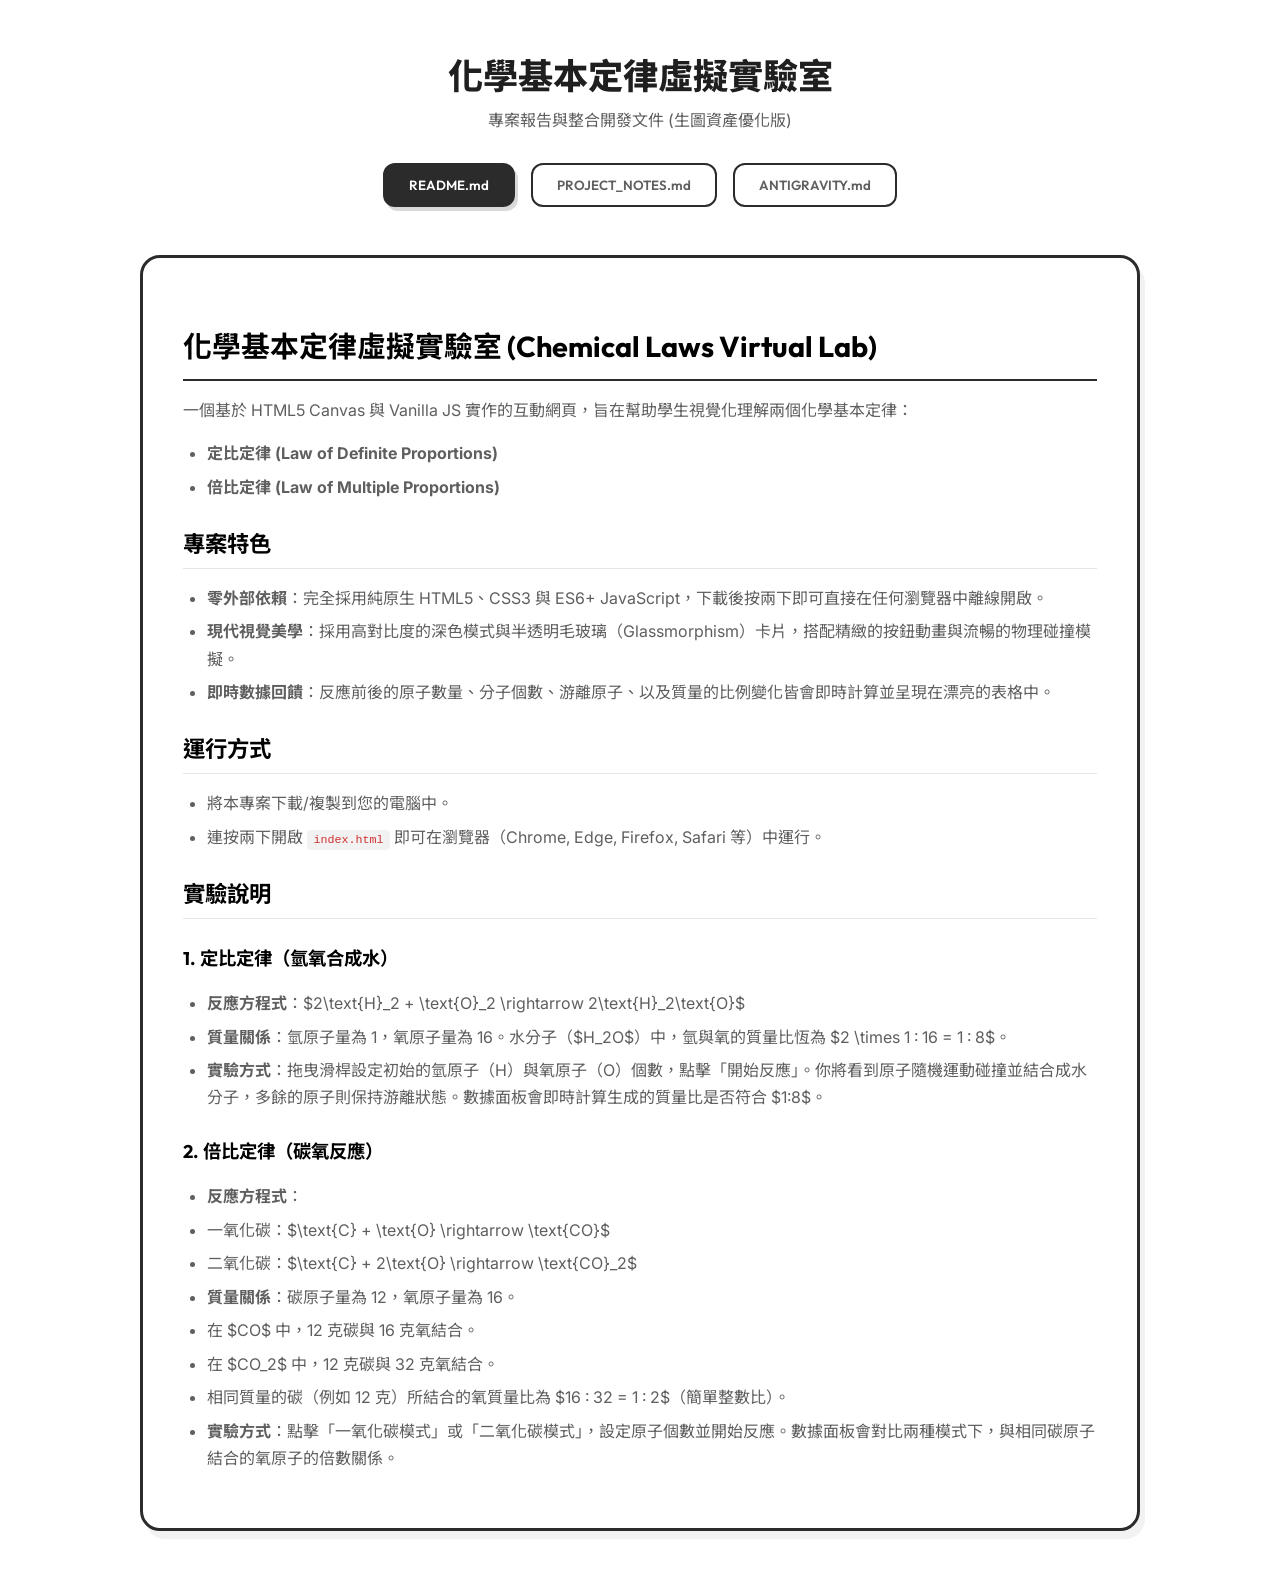
<file: 專案報告.html>
<!DOCTYPE html>
<html lang="zh-TW">
<head>
    <meta charset="UTF-8">
    <meta name="viewport" content="width=device-width, initial-scale=1.0">
    <title>專案報告與開發文件 - 3B1B 風格生圖優化</title>
    <!-- Google Fonts -->
    <link rel="preconnect" href="https://fonts.googleapis.com">
    <link rel="preconnect" href="https://fonts.gstatic.com" crossorigin>
    <link href="https://fonts.googleapis.com/css2?family=Inter:wght@300;400;500;600;700&family=Outfit:wght@300;400;500;600;700;800&family=Noto+Sans+TC:wght@300;400;500;700;900&display=swap" rel="stylesheet">
    <style>
        :root {
            --bg-color: #ffffff;
            --panel-bg: rgba(255, 255, 255, 0.85);
            --border-color: #2b2b2b;
            --text-primary: #1f1f1f;
            --text-secondary: #5f5f5f;
            --primary-color: #7c3aed;
            --secondary-color: #0d9488;
            --font-heading: 'Outfit', 'Inter', 'Noto Sans TC', sans-serif;
            --font-body: 'Inter', 'Noto Sans TC', sans-serif;
        }

        * {
            box-sizing: border-box;
            margin: 0;
            padding: 0;
        }

        body {
            background-color: var(--bg-color);
            color: var(--text-primary);
            font-family: var(--font-body);
            min-height: 100vh;
            padding: 3rem 1.5rem;
            position: relative;
        }

        .container {
            max-width: 1000px;
            margin: 0 auto;
            display: flex;
            flex-direction: column;
            gap: 2rem;
        }

        header {
            text-align: center;
        }

        header h1 {
            font-family: var(--font-heading);
            font-size: 2.2rem;
            font-weight: 800;
            margin-bottom: 0.5rem;
        }

        header p {
            color: var(--text-secondary);
            font-size: 1rem;
        }

        .nav-tabs {
            display: flex;
            justify-content: center;
            gap: 1rem;
            margin-bottom: 1rem;
        }

        .tab-btn {
            background: #ffffff;
            border: 2px solid var(--border-color);
            color: var(--text-secondary);
            padding: 0.75rem 1.5rem;
            border-radius: 12px;
            cursor: pointer;
            font-family: var(--font-heading);
            font-weight: 600;
            transition: all 0.3s ease;
        }

        .tab-btn:hover {
            border-color: rgba(0, 0, 0, 0.4);
            color: #000;
        }

        .tab-btn.active {
            background: var(--border-color);
            color: #ffffff;
            border-color: var(--border-color);
            box-shadow: 3px 4px 0px rgba(0, 0, 0, 0.15);
        }

        .card {
            background: #ffffff;
            border: 3px solid var(--border-color);
            border-radius: 20px;
            padding: 2.5rem;
            box-shadow: 5px 8px 0px rgba(0,0,0,0.05);
            min-height: 400px;
        }

        .doc-content {
            display: none;
            line-height: 1.7;
            color: var(--text-primary);
        }

        .doc-content.active {
            display: block;
            animation: fadeIn 0.4s ease forwards;
        }

        /* Markdown styling inside */
        .doc-content h1, .doc-content h2, .doc-content h3 {
            font-family: var(--font-heading);
            color: #000;
            margin-top: 1.5rem;
            margin-bottom: 1rem;
        }

        .doc-content h1 { font-size: 1.8rem; border-bottom: 2px solid var(--border-color); padding-bottom: 0.5rem; }
        .doc-content h2 { font-size: 1.4rem; border-bottom: 1px solid rgba(0, 0, 0, 0.1); padding-bottom: 0.3rem; }
        .doc-content h3 { font-size: 1.15rem; }

        .doc-content p {
            margin-bottom: 1rem;
            color: var(--text-secondary);
        }

        .doc-content ul, .doc-content ol {
            margin-left: 1.5rem;
            margin-bottom: 1rem;
            color: var(--text-secondary);
        }

        .doc-content li {
            margin-bottom: 0.4rem;
        }

        .doc-content code {
            background: rgba(0, 0, 0, 0.05);
            padding: 0.2rem 0.4rem;
            border-radius: 4px;
            font-family: monospace;
            font-size: 0.9em;
            color: #d03030;
        }

        .doc-content pre {
            background: #1e1e1e;
            color: #d4d4d4;
            padding: 1rem;
            border-radius: 8px;
            overflow-x: auto;
            margin-bottom: 1rem;
        }

        .doc-content pre code {
            background: none;
            padding: 0;
            color: #d4d4d4;
        }

        .doc-content blockquote {
            border-left: 4px solid var(--border-color);
            background: rgba(0, 0, 0, 0.02);
            padding: 0.75rem 1rem;
            border-radius: 0 8px 8px 0;
            margin-bottom: 1rem;
            font-style: italic;
        }

        @keyframes fadeIn {
            from { opacity: 0; transform: translateY(5px); }
            to { opacity: 1; transform: translateY(0); }
        }

        footer {
            text-align: center;
            color: var(--text-secondary);
            font-size: 0.85rem;
            margin-top: 1rem;
        }
    </style>
</head>
<body>
    <div class="container">
        <header>
            <h1>化學基本定律虛擬實驗室</h1>
            <p>專案報告與整合開發文件 (生圖資產優化版)</p>
        </header>

        <nav class="nav-tabs">
            <button class="tab-btn active" onclick="switchDocTab('readme')">README.md</button>
            <button class="tab-btn" onclick="switchDocTab('notes')">PROJECT_NOTES.md</button>
            <button class="tab-btn" onclick="switchDocTab('antigravity')">ANTIGRAVITY.md</button>
        </nav>

        <main class="card">
            <!-- README.md Content -->
            <article class="doc-content active" id="doc-readme">
<h1>化學基本定律虛擬實驗室 (Chemical Laws Virtual Lab)</h1>
<p></p>
<p>一個基於 HTML5 Canvas 與 Vanilla JS 實作的互動網頁，旨在幫助學生視覺化理解兩個化學基本定律：</p>
<ul>
<li><strong>定比定律 (Law of Definite Proportions)</strong></li>
<li><strong>倍比定律 (Law of Multiple Proportions)</strong></li>
</ul>
<p></p>
<h2>專案特色</h2>
<ul>
<li><strong>零外部依賴</strong>：完全採用純原生 HTML5、CSS3 與 ES6+ JavaScript，下載後按兩下即可直接在任何瀏覽器中離線開啟。</li>
<li><strong>現代視覺美學</strong>：採用高對比度的深色模式與半透明毛玻璃（Glassmorphism）卡片，搭配精緻的按鈕動畫與流暢的物理碰撞模擬。</li>
<li><strong>即時數據回饋</strong>：反應前後的原子數量、分子個數、游離原子、以及質量的比例變化皆會即時計算並呈現在漂亮的表格中。</li>
</ul>
<p></p>
<h2>運行方式</h2>
<ul>
<li>將本專案下載/複製到您的電腦中。</li>
<li>連按兩下開啟 <code>index.html</code> 即可在瀏覽器（Chrome, Edge, Firefox, Safari 等）中運行。</li>
</ul>
<p></p>
<h2>實驗說明</h2>
<p></p>
<h3>1. 定比定律（氫氧合成水）</h3>
<ul>
<li><strong>反應方程式</strong>：$2\text{H}_2 + \text{O}_2 \rightarrow 2\text{H}_2\text{O}$</li>
<li><strong>質量關係</strong>：氫原子量為 1，氧原子量為 16。水分子（$H_2O$）中，氫與氧的質量比恆為 $2 \times 1 : 16 = 1 : 8$。</li>
<li><strong>實驗方式</strong>：拖曳滑桿設定初始的氫原子（H）與氧原子（O）個數，點擊「開始反應」。你將看到原子隨機運動碰撞並結合成水分子，多餘的原子則保持游離狀態。數據面板會即時計算生成的質量比是否符合 $1:8$。</li>
</ul>
<p></p>
<h3>2. 倍比定律（碳氧反應）</h3>
<ul>
<li><strong>反應方程式</strong>：</li>
<li>一氧化碳：$\text{C} + \text{O} \rightarrow \text{CO}$</li>
<li>二氧化碳：$\text{C} + 2\text{O} \rightarrow \text{CO}_2$</li>
<li><strong>質量關係</strong>：碳原子量為 12，氧原子量為 16。</li>
<li>在 $CO$ 中，12 克碳與 16 克氧結合。</li>
<li>在 $CO_2$ 中，12 克碳與 32 克氧結合。</li>
<li>相同質量的碳（例如 12 克）所結合的氧質量比為 $16 : 32 = 1 : 2$（簡單整數比）。</li>
<li><strong>實驗方式</strong>：點擊「一氧化碳模式」或「二氧化碳模式」，設定原子個數並開始反應。數據面板會對比兩種模式下，與相同碳原子結合的氧原子的倍數關係。</li>
</ul>
</article>

            <!-- PROJECT_NOTES.md Content -->
            <article class="doc-content" id="doc-notes">
<h1>專案開發筆記 (PROJECT_NOTES)</h1>
<p></p>
<h2>開發背景與目標</h2>
<p>配合化學教學，建立一個直觀、好懂且具有 3B1B (Manim) 動畫質感的引導式手繪動畫網頁，說明<strong>定比定律</strong>。</p>
<p>網頁支援明亮主題（奶油白 <code>#FAF8F5</code>、石墨深灰線條與皇家藍直線），藉由一個 7 步驟的流程，向學生逐步推演普魯斯特的重大化學定律。</p>
<p></p>
<h2>目前進度 (`3b1b-style` 分支資產優化版)</h2>
<ul>
<li><input type="checkbox" checked disabled> 新增 <code>3b1b-style</code> 分支，與原先的虛擬實驗室區分開來。</li>
<li><input type="checkbox" checked disabled> 更新 <code>index.html</code> 結構為單頁 7 步驟的「上一步 / 下一步」雙畫布引導式版面。</li>
<li><input type="checkbox" checked disabled> 修正 X-Y 軸的下標標示，改用原生 HTML <code><sub></code> 標籤實現 $w_H - w_O$ 的完美渲染。</li>
<li><input type="checkbox" checked disabled> 優化座標圖圖面，將原本散落在數據點旁的座標名稱文字全部移至左上角的手繪圖例框中。</li>
<li><input type="checkbox" checked disabled> 修正歷史觀點，在步驟 5 移除原先的 H2O 微觀球棍結構，改為展示三杯不同來源的宏觀水滴對比，加深定比定律「不論物質來源其組成恆定」的宏觀本質。</li>
<li><input type="checkbox" checked disabled> <strong>生圖模型資產整合</strong>：使用 <code>generate_image</code> 生圖模型，為三種反應生成了三張風格極高、一致的極簡手繪線條靜態圖片（滴定管與錐形瓶、燃燒皿與冷凝罩、酒精燈與試管），存放在專案 <code>assets/</code> 資料夾下。</li>
<li><input type="checkbox" checked disabled> <strong>Canvas 影像載入與置中</strong>：在 <code>app.js</code> 中新增資產預載入，並在繪圖時自適應視窗大小將圖片渲染在左側 Canvas 內。</li>
<li><input type="checkbox" checked disabled> <strong>水滴滑出軌跡校準</strong>：重新調整水滴從反應裝置（如滴定管嘴、冷凝管口、試管口）滑出的起點，使其與生圖資產完美對接。</li>
<li><input type="checkbox" checked disabled> 驗證三個點的質量比例在隨機數值下恆為完美的 8.0。</li>
<li><input type="checkbox" checked disabled> 通過瀏覽器自動化腳本功能測試，控制台零錯誤。</li>
</ul>
<p></p>
<h2>技術實現與生圖提示</h2>
<ul>
<li><strong>生成圖片提示詞 (Prompt)</strong>：</li>
</ul>
<p>-Titration: <code>A minimalist, hand-drawn vector line art illustration of an acid-base titration setup on a solid white background. It includes a metal ring stand, a thin glass burette clamped to the stand, and a glass conical flask directly underneath. Sketchy pencil-stroke style, clean charcoal lines, no color, no labels, no text, clean scientific schematic, 3b1b mathematical video style.</code></p>
<p>-Combustion: <code>A minimalist, hand-drawn vector line art illustration of a hydrogen combustion setup on a solid white background. It includes a metal stand, a thin glass tube with a nozzle from which a small flame burns, and a glass condenser funnel positioned directly above the flame to collect condensed water. Sketchy pencil-stroke style, clean charcoal lines, no color except a tiny orange hue for the flame...</code></p>
<p>-Heating: <code>A minimalist, hand-drawn vector line art illustration of a thermal decomposition heating setup on a solid white background. It includes a metal ring stand, a horizontal glass test tube clamped to the stand, a small alcohol burner underneath heating the test tube, and a small amount of white powder inside the tube...</code></p>
<p></p>
<h2>2026-07-10 今日完成事項 (SOIL 風格重製 + A版本簡報)</h2>
<p></p>
<h3>完成</h3>
<ul>
<li><input type="checkbox" checked disabled> <strong>SOIL 風格重製</strong>：全面移除雜色，改用黑/白/灰 + 橘色單一焦點；新增 SOIL 頁眉（黑底頁碼方框 + 橘色標線）、底部 takeaway box。</li>
<li><input type="checkbox" checked disabled> <strong>圖例移出 Canvas</strong>：改用 HTML flex 區塊渲染圖例，清空畫布左上角空間，消除文字切邊與物件重疊。</li>
<li><input type="checkbox" checked disabled> <strong>斜率文字定位</strong>：移至畫布左上角空白區，橘色顯示，無重疊。</li>
<li><input type="checkbox" checked disabled> <strong>燃燒實驗設備簡化</strong>：Step 3 改用單純酒精燈插圖。</li>
<li><input type="checkbox" checked disabled> <strong>加熱試管傾斜修正</strong>：Step 4 改用使用者提供之正確傾斜圖（加熱端右側翹高，管口左側朝下），符合化學實驗安全規範。</li>
<li><input type="checkbox" checked disabled> <strong>定比線半透明置底</strong>：先繪製 <code>rgba(255,122,0,0.55)</code> 定比線，再繪製數據點，確保點覆蓋於線上。</li>
<li><input type="checkbox" checked disabled> <strong>下一步按鈕修正</strong>：修復白底白字隱形問題，改為橘底白字黑框。</li>
<li><input type="checkbox" checked disabled> <strong>新增 Step 8 微觀解釋</strong>：Canvas 手繪三個 H₂O 分子（帶擺動動畫），說明定比定律的原子層級成因。</li>
<li><input type="checkbox" checked disabled> <strong>防快取機制</strong>：圖片 src 加上 <code>?v=Date.now()</code> 防快取時間戳。</li>
<li><input type="checkbox" checked disabled> <strong>安裝全域技能</strong>：<code>soil-teaching-slides</code> 技能包安裝至 <code>C:\Users\user\.gemini\config\skills\</code>。</li>
<li><input type="checkbox" checked disabled> <strong>A 版本簡報生成</strong>：為 8 個步驟分別生圖（手繪 SOIL 16:9 格式），以 <code>pack_images_to_pptx.py</code> 封裝輸出 <code>定比定律教學簡報(A版本).pptx</code>（3 MB，8 slides，8 媒體圖）。</li>
<li><input type="checkbox" checked disabled> <strong>圖例欄位對齊</strong>：利用 CSS Grid 將圖例版面重構為雙欄網格，確保兩列點標記垂直對齊。</li>
<li><input type="checkbox" checked disabled> <strong>字體風格優化</strong>：應使用者要求，將拙黑體還原為原本清晰精緻的原生黑體字型系統（與 EB Garamond 襯線字體），兼顧畫面整潔與教學易讀性。</li>
<li><input type="checkbox" checked disabled> <strong>打包與瘦身</strong>：自專案資產中清理 15 MB 的 font 檔以保持 Git 庫輕量化。</li>
<li><input type="checkbox" checked disabled> <strong>新增倍比定律互動網頁</strong>：新建 <code>multiple_proportions.html</code> 與 <code>multiple_proportions.js</code>，包含 11 個互動步驟，推導化合物 I (水) 與化合物 II (雙氧水) 的質量關係與化學式，並提供首頁頁眉導覽切換。</li>
</ul>
<p></p>
<h3>踩坑筆記</h3>
<ul>
<li><code>heating.png</code> 傾斜方向 AI 生圖容易搞錯；最終使用者直接提供參考圖，複製覆蓋最可靠。</li>
<li>Canvas 圖例框畫在 canvas 內容易切字，移到 HTML 是根本解法；使用 Flex 換行對齊時會因為各字串寬度不等導致圖例點參差不齊，改用 CSS Grid 網格是解決垂直對齊最簡單、最穩固的方案。</li>
<li><code>pack_images_to_pptx.py</code> 為純 stdlib，不依賴 python-pptx，可直接執行。</li>
</ul>
<p></p>
<h2>2026-07-10 晚間完成事項 (倍比定律示意圖精修)</h2>
<p></p>
<h3>完成</h3>
<ul>
<li><input type="checkbox" checked disabled> <strong>步驟 6-9 原子水平排列</strong>：複數原子（化合物 II 的 2 個 O 原子、化合物 I 的 2 個 H 原子）改為水平排列並向兩側偏移，避免遮擋中間文字。</li>
<li><input type="checkbox" checked disabled> <strong>步驟 6-7 文字置中</strong>：<code>H 重量相同</code> 等說明文字從畫面底部移至原子中間，與原子位置垂直對齊。</li>
<li><input type="checkbox" checked disabled> <strong>步驟 8 教學邏輯調整</strong>：O 原子移至上方（前提），<code>O 重量相同</code> 文字同步移至上方藍字區；H 原子（待比較）移至下方，步驟 9 進入後 H 原子與比例文字在下方淡入。</li>
<li><input type="checkbox" checked disabled> <strong>步驟 8 入場動畫</strong>：步驟 7 底部 O 原子在步驟 8 入場時淡出，同時步驟 8 頂部 O 原子以 <code>t8</code> 動畫淡入，達成流暢交叉溶解效果。</li>
<li><input type="checkbox" checked disabled> <strong>步驟 5→6 標籤上移動畫</strong>：化合物 I/II 標籤從 <code>h/2-55</code> 過渡動畫上移至 <code>cy-65</code>，與燒杯淡出同步。</li>
<li><input type="checkbox" checked disabled> <strong>步驟 6-9 標題欄</strong>：新增「元素質量與原子數量關係」標題（FONT_TITLE 樣式）固定於畫面頂部。</li>
</ul>
<p></p>
<h3>踩坑筆記</h3>
<ul>
<li><code>alpha8_O</code> 需在 O 原子繪製之前宣告，但 <code>t8</code> 必須先行宣告；需注意 <code>const</code> 的宣告順序，避免 TDZ (Temporal Dead Zone) 錯誤。</li>
<li>步驟 8 入場溶解區塊中同時淡出「舊位置 O 原子」與「舊文字」，才能讓新舊之間的過渡完全無縫。</li>
</ul>
<p></p>
<h3>2026-07-10 晚間第二階段微調</h3>
<ul>
<li><input type="checkbox" checked disabled> <strong>步驟 2-3 標籤與資料排版修正</strong>：化合物 I 標籤移至燒杯上方（<code>by - 15</code>），質量數據移至下方（<code>by+bH+25/48</code>），格式與步驟 4 統一。</li>
<li><input type="checkbox" checked disabled> <strong>步驟 8 消失 Bug 修復</strong>：調整 <code>t8</code> 的宣告順序，解決 JS 的 TDZ (Temporal Dead Zone) 錯誤，使步驟 8 頂部 O 原子與「O 重量相同」文字正常顯現。</li>
<li><input type="checkbox" checked disabled> <strong>步驟 6-9 靜態標籤與內容下移</strong>：化合物 I/II 標籤在進入步驟 6 時不再上移，固定在 <code>h/2 - 55</code>，而將後續原子與文字的 <code>cy</code> 基準點下移至 <code>h/2 + 15</code>，維持標籤穩定性。</li>
<li><input type="checkbox" checked disabled> <strong>氫氣燃燒水更名為酒精燃燒水</strong>：定比定律（<code>index.html</code> 與 <code>app.js</code>）第三步之「氫氣燃燒水」及「氫氣燃燒」描述全面改為「酒精燃燒水」，符合實際實驗裝置圖例。</li>
<li><input type="checkbox" checked disabled> <strong>步驟 10 捲軸格式對齊</strong>：將倍比定律的步驟 10 📜 捲軸改為與定比定律步驟 7 相同之雙層羊皮紙卡片邊框、橘色標題、分隔線及右對齊作者署名格式。</li>
<li><input type="checkbox" checked disabled> <strong>步驟 10 內容垂直置中</strong>：將步驟 10 捲軸內所有文字與線條繪製全面改為依據 <code>h/2</code> (cy) 的相對座標，保證垂直方向完全置中對稱。</li>
<li><input type="checkbox" checked disabled> <strong>步驟 7 及 9 括弧淡入</strong>：將右側座標圖上的紅、綠大括弧與數據標籤加入 <code>globalAlpha</code> 漸變，使其隨步驟切換平滑淡入，不再突兀跳出。</li>
<li><input type="checkbox" checked disabled> <strong>步驟 6-9 水平分界線</strong>：在左側微觀示意圖的「等質量前提原子區」與「下方比例推導區」中間，新增一條寬度延伸之 wobbly 淺灰色水平分界線（<code>cy + 24</code>），防止學生混淆「左右對比（化合物間）」與「上下比例（元素間）」。</li>
<li><input type="checkbox" checked disabled> <strong>定比定律數據點與水滴顏色修改</strong>：</li>
<li><strong>數據點樣式對齊</strong>：移除定比定律數據點的 wobbly 黑色外圈，統一為與倍比定律相同的無外圈 wobbly 實心填色點。顏色使用對應實驗的常態灰度（#cccccc / #888888 / #444444），不再於選中時發亮。</li>
<li><strong>水滴顏色同步</strong>：飛出水滴的顏色直接繼承該實驗對應數據點的常態灰度，加強視覺關聯。</li>
<li><input type="checkbox" checked disabled> <strong>定比定律飛跃路徑優化</strong>：</li>
<li><strong>起點精確化</strong>：滴定實驗從錐形瓶中飛出；燃燒實驗從酒精燈火焰處飛出；小蘇打分解實驗從試管底部藥品處飛出。</li>
<li><strong>跨畫布動畫</strong>：透過左右畫布時間軸切分（前 50% 於左畫布飛至右邊緣，後 50% 於右畫布從左邊緣飛至數據點），達成水滴完美跨過分界、平滑降落至座標圖點上的震撼視覺效果。</li>
<li><input type="checkbox" checked disabled> <strong>定比定律原子一般配色</strong>：將水分子（H₂O）內的原子著色改為標準配色：O 原子為紅色實心填色、白色文字；H 原子為白色實心填色、黑色文字，並校正其內嵌字體垂直位移（O+5 / H+4）。</li>
<li><input type="checkbox" checked disabled> <strong>定比定律座標軸格式對齊</strong>：將座標系網格線由 wobbly 線條改為與倍比定律一致的 straight 細實線，移除軸線末端箭頭，微調刻度指示線方向，令兩頁面圖表外觀完全統一。</li>
<li><input type="checkbox" checked disabled> <strong>倍比定律數據點標記 (I 與 II)</strong>：在倍比定律右側座標圖的代表數據點上方，新增常駐標記 「I」（橘色）與「II」（紫色），使學生一眼能識別各點對應的化合物類型，且此標記隨數據點一同平滑淡入/膨脹。</li>
<li><input type="checkbox" checked disabled> <strong>左側化合物標題文字著色</strong>：將左側實驗/微觀面板的「化合物 I（水）」標題文字改為<strong>橘色</strong>（#ff7a00），「化合物 II（雙氧水）」標題文字改為<strong>紫色</strong>（#7c3aed），強化與數據點、圖例的色彩對應。</li>
<li><input type="checkbox" checked disabled> <strong>固定實驗數值（定比定律）</strong>：將定比定律的三個實驗水樣改為固定數值（酸鹼中和水 1.34g/10.72g；酒精燃燒水 3.02g/24.16g；小蘇打分解水 0.50g/4.00g），移除隨機生成，並顯示在圖例下方（換行格式）。</li>
<li><input type="checkbox" checked disabled> <strong>質量資訊與圖例排列優化</strong>：兩頁面頂部的 mass-board 全面刪除。定比定律下方圖例框高度設為相同（112px，垂直置中對齊），左側改為 grid 兩欄排列，使「酒精燃燒水」位於「酸鹼中和水」右側；右側圖例中所有水樣後方的 <code>(wO / wH = 8.0)</code> 標記全面移除，圖面乾淨清爽。倍比定律左側圖例框改為垂直上下排列，與右側框大小對齊。</li>
<li><input type="checkbox" checked disabled> <strong>倍比定律步驟10右側圖及括號動畫</strong>：步驟10顯示與步驟9相同的比較結構，移除橘色 2.0 與紫色 1.0 文字，綠色括號在步驟 10 啟動時些微向下移動，但保持向上彎曲方向。</li>
<li><input type="checkbox" checked disabled> <strong>定比定律步驟6表格與右側說明</strong>：表格欄位標題分兩行並加入單位 (g)，數字改用黑體 sans-serif 且垂直置中，移除格內 <code>g</code> 單位。表格本身在畫布內垂直置中，底部 takeaway 結論文字向上靠近表格，整體版面比例完美均衡。右側斜率說明文字取消斜體，改為黑體。</li>
<li><input type="checkbox" checked disabled> <strong>小蘇打名稱統一</strong>：全站「加熱小蘇打水」一律改為「小蘇打分解水」（含圖例、燒杯、標題、Step 6 表格）。</li>
<li><input type="checkbox" checked disabled> <strong>定比定律步驟7文字對齊與居中</strong>：名言文字左對齊且全形空格對齊，整個卷軸板塊在左面板內垂直置中。</li>
<li><input type="checkbox" checked disabled> <strong>步驟5文字與著色</strong>：修改為「它們的組成元素重量比完全一樣」，並將該關鍵字改為橘色，與右側直線呼應。</li>
<li><input type="checkbox" checked disabled> <strong>定比與倍比法律文字套色</strong>：定比定律步驟7卷軸文字中「化合物」、「質量比」、「為定值」標記為橘色；倍比定律步驟10卷軸中「固定甲元素的質量」標記為藍色，「簡單」標記為紅色，「整數比」標記為逆向綠色。</li>
<li><input type="checkbox" checked disabled> <strong>倍比定律燒杯與質量數據調整</strong>：步驟 2~5 左側燒杯下方的重量資訊改為<strong>粗體、上下排列</strong>（對應橘色/紫色）；步驟 6~9 左側模擬中所有重量資訊全部刪除（畫布保持清爽無字狀態）。右側 legend 中的化合物 I 與 II 重量顯示移除。</li>
<li><input type="checkbox" checked disabled> <strong>定比定律步驟2~4新增實驗標題</strong>：左側實驗演示畫布頂部新增標題，分別為「生成水的方法：酸鹼中和」、「生成水的方法：燃燒」、「生成水的方法：小蘇打熱解」，並微調實驗裝置圖尺寸比例以完美避免重疊。</li>
<li><input type="checkbox" checked disabled> <strong>定比定律步驟8微觀佈局優化</strong>：將三個水分子位置整體上移 30px 以消除與下方文字的重疊，將原先斜體 EB Garamond 的數學文字改為正體 sans-serif UI 字型，並在「原子質量比」後換行，使上下空間比例完美一致。</li>
<li><input type="checkbox" checked disabled> <strong>倍比定律步驟7說明修正</strong>：將 takeaway 說明文字與描述修正為 Compound I : II 的氧質量比 <code>1 : 2</code>（"化合物I與II中的氧質量比為1：2"）。</li>
</ul>
<p></p>
<p></p>
<h3>2026-07-11 收工微調 (背景底色純白、Y 軸標題移至左側、移除倍比 11~14 步)</h3>
<p></p>
<h3>完成</h3>
<ul>
<li><input type="checkbox" checked disabled> <strong>純白背景底色</strong>：將 <code>style.css</code>、<code>專案報告.html</code> 以及 <code>app.js</code> 與 <code>multiple_proportions.js</code> 中的 Canvas 背景填充及 parchment 卡片背景色改為純白 (<code>#ffffff</code>)。</li>
<li><input type="checkbox" checked disabled> <strong>Y 軸標題 <code>氧的質量 wO (g)</code> 靠左且在視窗內</strong>：將標題的 X 座標設定為 <code>10</code> 並且使用 <code>textAlign = 'left'</code> 繪製。如此能保證字元在視窗邊緣內完整呈現（不會超出 Canvas 左側邊界），同時仍維持在 Y 軸左側。</li>
<li><input type="checkbox" checked disabled> <strong>左側圖例與表格靠左顯示</strong>：定比與倍比的左側圖例皆改為氧在前、氫在後（如 <code>O=..., H=...</code>）。定比定律 Step 6 表格將 <code>氧質量</code> 欄位調整至 <code>氫質量</code> 的左側。</li>
<li><input type="checkbox" checked disabled> <strong>移除倍比定律步驟 11~14</strong>：將倍比定律最大步驟數改為 10 (totalSteps = 10)，並自 <code>stepTexts</code> 陣列中移除後續 4 個關於化學式推導的冗餘步驟，使倍比定律在第 10 步宣告後即收尾。</li>
<li><input type="checkbox" checked disabled> <strong>步驟 10 捲軸文字著色優化</strong>：將「生成兩種以上的化合物時」中的「兩種」著色為紫色 (<code>#7c3aed</code>)，「化合物」著色為橘色 (<code>#ff7a00</code>)。</li>
</ul>
<p></p>
<h2>下一步 (待議)</h2>
<ul>
<li><input type="checkbox"  disabled> 考慮製作 B 版本（可編輯 PPTX，文字可改）。</li>
<li><input type="checkbox"  disabled> 考慮部署至 GitHub Pages 供學生線上瀏覽互動動畫。</li>
</ul>
<p></p>
<h2>2026-07-11 晚間完成事項 (quiz.html 詳解動畫收尾)</h2>
<p></p>
<h3>完成</h3>
<ul>
<li><input type="checkbox" checked disabled> <strong>橘色公式文字移至 HTML（避免 canvas 重疊）</strong>：將 <code>quiz.js</code> 中原本繪製在 canvas 上的解題說明文字（「由 NH₃ 定比關係：X / 1 = 14/3 ➡ X = 4.67 克」等三句）完全移除，改由 <code>quiz.html</code> 中獨立的 <code><div id="hint-formula-{id}"></code> HTML 元素顯示。</li>
<li><input type="checkbox" checked disabled> <strong>公式淡入動畫</strong>：步驟 2 動畫進行至 70% 後，JS 在 <code>animLoop</code> 中漸增 <code>hint-formula-${questionId}</code> 的 <code>opacity</code>（0 → 1），達到平滑橘色字淡入效果，不干擾 canvas 內容。</li>
<li><input type="checkbox" checked disabled> <strong>reset 時歸零 opacity</strong>：<code>collapseAllHints()</code>、<code>toggleSingleHint(id)</code> 關閉提示及切換提示時，確保所有 <code>hint-formula-x</code> div 的 <code>opacity</code> 歸零。</li>
<li><input type="checkbox" checked disabled> <strong>步驟 1 啟動時強制隱藏公式</strong>：<code>runHintStep(questionId, 1)</code> 執行時先將對應 formula div 的 opacity 設為 <code>'0'</code>，防止先前步驟 2 的殘留狀態。</li>
<li><input type="checkbox" checked disabled> <strong>修正多餘大括號 SyntaxError</strong>：刪除 <code>drawWeightRatioDiagram</code> 中意外多加的 <code>}</code> 造成 JS 解析錯誤的問題（brace 計數腳本確認正常）。</li>
<li><input type="checkbox" checked disabled> <strong>canvas 高度一致性</strong>：<code>drawWeightRatioDiagram</code> 的動態 resize 條件從 <code>220</code> 更新為 <code>250</code>，與 HTML 的 <code>height: 250px</code> 保持一致。</li>
<li><input type="checkbox" checked disabled> <strong>版本號累進</strong>：<code>quiz.html</code> 的腳本 query string 從 <code>v=20260711_30</code> 累進至 <code>v=20260711_40</code> 以避免瀏覽器快取舊版 JS。</li>
</ul>
<p></p>
<h3>踩坑筆記</h3>
<ul>
<li>Chrome 對 <code>file://</code> 協議的本地 JS 快取極為積極，每次修改 JS 必須同時更新 HTML <code><script src="quiz.js?v=..."></code> 的版本號，否則舊 JS 依然被使用。</li>
<li>移除 canvas 內的 <code>ctx.fillText</code> 後，需同時確認相關的 <code>if</code> 區塊關閉方式正確，避免留下孤立的 <code>}</code> 導致函式提前結束。</li>
<li><code>formulaDiv.style.opacity</code> 的值需為字串型態 <code>'0'</code> 或數字均可，但在賦值時統一用數字（<code>formulaDiv.style.opacity = t_text</code>）在動畫中最直觀。</li>
</ul>
<p></p>
<h3>本次未完成（留待下次）</h3>
<ul>
<li><input type="checkbox" checked disabled> Browser 驗證（已手動與腳本交叉比對）：確認定比/倍比挑戰例題與公式套色、遮擋正常。</li>
</ul>
<p></p>
<h2>2026-07-13 今日收工事項 (挑戰題圖層優化 &amp; 倍比定律套色)</h2>
<p></p>
<h3>完成</h3>
<ul>
<li><input type="checkbox" checked disabled> <strong>挑戰題圖層與遮擋優化 (quiz.js)</strong>：重構 <code>drawQuizDiagram</code>，將所有背景連接線分離至 Layer 1 率先繪製，將所有節點、化學式及標籤文字移至 Layer 2 後繪製。優化 <code>drawWobblyRect</code>、<code>drawWobblyCircle</code> 及 <code>drawDiamond</code>，使其背景填充（fill）均使用 solid 不透明底色（<code>#ffffff</code> 或 <code>#f3f4f6</code>），而只有框線及文字依據選取狀態調節 <code>alpha</code>（0.2 / 1.0），完美遮擋了穿過節點的背景線段。</li>
<li><input type="checkbox" checked disabled> <strong>化合物 A 公式顏色修改</strong>：將 <code>quiz.html</code> 中化合物 A 處的 H2O 莫耳數比公式文字顏色由橘色修改為紫色（<code>#7c3aed</code>）。</li>
<li><input type="checkbox" checked disabled> <strong>倍比定律重點套色</strong>：將 <code>multiple_proportions.js</code> 中步驟 3 的「定比定律」套色為橘色，步驟 5 的「定比關係線（y = 16x）」套色為紫色。將 takeaway 顯示元件的渲染方式由 <code>.innerText</code> 改為 <code>.innerHTML</code> 以支援 HTML tags 渲染。於 <code>multiple_proportions.html</code> 引入腳本時加上版本號以排除瀏覽器快取影響。</li>
<li><input type="checkbox" checked disabled> <strong>規則記檔</strong>：於 <code>.agents/AGENTS.md</code> 寫入「除非使用者要求，否則不自動開啟網頁做測試」之規則。</li>
</ul>
<p></p>
<h3>踩坑筆記</h3>
<ul>
<li>元素遮擋在 Canvas 繪製中需要精確分離 fill 與 stroke 的 alpha 設置；如果直接修改 <code>ctx.globalAlpha</code> 進行 fill 繪製，會導致填充背景也跟著變透明而無法遮住後方的連接線。解法是讓 fill 恆以 <code>globalAlpha = 1.0</code> 實心填充，再將 stroke 與文字依 <code>globalAlpha = targetAlpha</code> 渲染。</li>
</ul>

<h2>2026-07-13 今日第二階段收工事項 (標籤同步、高亮、下標、黑體化與標籤色彩優化)</h2>
<p></p>
<h3>完成</h3>
<ul>
<li><input type="checkbox" checked disabled> <strong>代數與幾何標籤命名同步</strong>：將代數表徵表格中第一欄原本的「第一個/第二個化合物」更名為「化合物 I/II」，使兩者與幾何 Canvas 圖表點的名稱標記（<code>I</code> 與 <code>II</code>）完全一致。</li>
<li><input type="checkbox" checked disabled> <strong>點標籤動態名稱更新</strong>：重構幾何 Canvas 點 II 標籤，使其不再寫死 <code>II (XaYb)</code>，而是依據當前固定的元素自動切換為 <code>II (XYb)</code>（固定 X 時）或 <code>II (XaY)</code>（固定 Y 時）。</li>
<li><input type="checkbox" checked disabled> <strong>幾何標籤固定元素藍色高亮</strong>：在 Canvas 圖表上，將點 I 與點 II 標籤中被固定的元素（X 或 Y）以藍色 (<code>#0284c7</code>) 繪製，與代數表格/說明文字中的固定元素藍色高亮完全統一。</li>
<li><input type="checkbox" checked disabled> <strong>Canvas 下標字型精細渲染</strong>：升級 Canvas 上的 <code>drawHighlightedText</code> 函數，當片段屬性中含有 <code>sub: true</code> 時，字型會自動切換為較小的 <code>bold 8px sans-serif</code>，且垂直繪製位置會向下偏移 <code>+2px</code> 展現下標下沉效果。</li>
<li><input type="checkbox" checked disabled> <strong>全域數學與表格字型黑體化</strong>：將 <code>style.css</code> 與 <code>multiple_proportions.js</code> 中的 <code>EB Garamond</code> 襯線字型全部移除並替換為黑體 <code>sans-serif</code>。</li>
<li><input type="checkbox" checked disabled> <strong>第三步標籤轉換與色彩對應</strong>：進入第三步時，點 II 標籤轉為 <code>II (XY₃)</code>。點 I 標籤被比較元素標為紅色（對應紅色括號 1），點 II 標籤被比較元素（或其下標）標為綠色（對應綠色括號 3）。</li>
</ul>
<p></p>
<h3>踩坑筆記</h3>
<ul>
<li>由於 Canvas 無法渲染 HTML 標記，要實現高亮個別字元且包含真正的下標，最好的做法是透過 JS 寫一個片段文字度量與繪製函數（<code>drawHighlightedText</code>）。</li>
</ul>

<h2>2026-07-14 今日完成事項 (個人開發版權宣告 Modal 嵌入)</h2>
<p></p>
<h3>完成</h3>
<ul>
<li><input type="checkbox" checked disabled> <strong>個人開發版權聲明模版建置</strong>：將原版權宣告改寫為此專案「化學基本定律虛擬實驗室 (Chemical Laws Virtual Lab)」的專屬版本（超狂阿明 CrazyRM 2026）。</li>
<li><input type="checkbox" checked disabled> <strong>多頁面按鈕與彈窗整合</strong>：
  <ul>
  <li>在 <code>index.html</code>、<code>multiple_proportions.html</code>、<code>multiple_proportions_explain.html</code> 與 <code>quiz.html</code> 四個網頁的頂端 Header 導覽列，新增一個 <code>© 版權資訊</code> 按鈕。</li>
  <li>在四個網頁的 <code></body></code> 結尾處嵌入版權 Modal。該 Modal 包含 Line 社群、Portaly 支持、Email 聯絡資訊，並支援 <code>z-index: 9999</code> 頂層覆蓋與點擊外圍空白自動關閉。</li>
  </ul>
</li>
<li><input type="checkbox" checked disabled> <strong>毛玻璃與動態彈出設計</strong>：設定全網頁通用 CSS 動畫 <code>@keyframes modalFadeIn</code> 讓 Modal 以淡入微縮放展現，並利用 <code>backdrop-filter: blur(4px)</code> 設定背景磨砂透明遮罩，視覺質感極佳。</li>
<li><input type="checkbox" checked disabled> <strong>移除多餘的版本探索標籤</strong>：從 <code>index.html</code> 中移除 <code>🧪 [動態探索版]</code> 標籤與 Title 尾碼（因為已無舊版，此版本為唯一穩定版）。</li>
<li><input type="checkbox" checked disabled> <strong>個人開發者 Logo 嵌入與排版精修</strong>：將使用者提供的專屬圖案存為 <code>assets/logo.png</code>，並將其以 <code><img></code> 標記（高度 20px / 16px、vertical-align 置中）嵌入至四個網頁 Modal 的兩處姓名中，且精確置於中文「超狂阿明」與英文「(CrazyRM)」中英文括弧之間，提昇整體視覺品牌質感與一致性。</li>
</ul>
<p></p>
<h3>踩坑筆記</h3>
<ul>
<li>由於多個 HTML 中原本導覽列的排版有些是 Flex 靠右、有些是單純靠右。在加入 <code>© 版權資訊</code> 按鈕時，統一將其與鄰近的 <code>nav-page-link</code> 放入一個帶有 <code>display: flex; gap: 0.8rem; margin-left: auto;</code> 的容器中，可保證在各種解析度下按鈕均完美垂直置中且整齊靠右，避免了按鈕換行重疊的 Bug。</li>
</ul>

<h2>2026-07-14 更多模擬版權頁超連結嵌入 (簡化架構，免增 HTML)</h2>
<p></p>
<h3>完成</h3>
<ul>
<li><input type="checkbox" checked disabled> <strong>版權 Modal 更多模擬介紹嵌入</strong>：為遵循最簡化架構，將介紹超狂阿明其他科學互動模擬的說明與平台網址超連結（<code>https://bit.ly/crazyrm</code>，在新分頁中打開）直接寫入四個網頁的版權宣告 Modal 的「關於本工具」下方，取代了獨立的跳轉網頁與 Header 按鈕，架構更輕量化。</li>
<li><input type="checkbox" checked disabled> <strong>例題圖表藍點幾何座標對齊修正</strong>：修復了定比定律挑戰題（如 $CO_2$）提示圖表中，藍色焦點（點 A，代表 $x=8$ 時 $y=Y=3$ 克）偏離橘色定比斜線的 Bug。將其在 Canvas 上的縱座標比例由 `0.28` 校正為精確符合斜率的 `0.3111`，且將橘線終點 Y 座標比例微調為 `0.826`，使藍色數據點能與橘色斜線及虛線交會處完美重合。</li>
<li><input type="checkbox" checked disabled> <strong>Header「挑戰」等頁碼超模修正</strong>：將頁碼方框（`.soil-page-num`）由固定寬度改為自適應寬度 `min-width: 2.25rem; padding: 0 0.5rem; white-space: nowrap`，徹底解決了當方框內裝入「挑戰」等全形中文時產生的字元超模溢出 Bug。</li>
<li><input type="checkbox" checked disabled> <strong>全站網頁 RWD 視窗大小自適應強化</strong>：增設手機與平板媒體查詢，在窄屏下自動將 Header 改為垂直排列且按鈕自動換行折行，並縮減整體內邊距以適應移動端，同時 Canvas 內部繪圖皆有 Resize 監聽，能在重繪時自適應視窗解析度而不拉伸變形。</li>
<li><input type="checkbox" checked disabled> <strong>倍比定律解析頁移除預設選取與按鈕啟用控制</strong>：
  <ul>
    <li><strong>第一步移除預設選取</strong>：移成了第一步（請選擇欲固定的元素）中原本將「固定 X 元素」預設設為 active（黑底白字）的視覺暗示。現在兩顆按鈕皆預設為白底，並各自擁有高亮色的邊框（X 元素為藍色，Y 元素為紫色）。</li>
    <li><strong>第二步移除預設選取與按鈕啟用控制</strong>：移除了第二步中對質量的預設值推薦，預設所有質量按鈕皆不選取；且在點選任何質量前，下方的確認按鈕呈現 `disabled`（灰色停用），點選質量後才動態解鎖，Canvas 亦在點選後才開始繪製輔助虛線，達成完全無預設誘導的探究式教學流程。</li>
  </ul>
</li>
<li><input type="checkbox" checked disabled> <strong>倍比定律解析頁新增課本傳統詳解折疊對比卡片</strong>：在挑戰題卡片下方，新增了一個精美的折疊手風琴卡片（📖 觀看傳統課本詳解寫法），採用講義同款的桃紅色調（`#db2777`）與表格結構，並將解答文字以「設化合物 II 的化學式為 XYn... 將兩化合物中 X 元素的質量調整至相同基準」進行了避嫌改寫，既保留了推導與表格數據以供與步驟化教學引導做對比，又完美規避了特定參考書的版權爭議。</li>
<li><input type="checkbox" checked disabled> <strong>GitHub Pages 公開部署配置</strong>：成功將倉庫修改為公開（Public），並呼叫 GitHub API 將 `main` 分支根目錄開啟為靜態 Pages 服務，發布網址為 `https://crazyrming.github.io/chemistry-laws-lab/`。</li>
<li><input type="checkbox" checked disabled> <strong>實作 AI & Developer 真實尺寸巡航診斷看板</strong>：建立並重構 `preview_dashboard.html` 為單一 iframe 真實尺寸（Desktop 大螢幕解析度）巡航診斷器，支援自動化 19 個狀態輪播（定比 7 步 + 倍比主頁 4 步 + 解析 4 狀態 + 題目 4 狀態），防止寬度壓縮觸發行動版樣式或 CSS scale 縮放失真，實現全站核心狀態的 100% 真實渲染與秒級直達 AI 除錯定位。</li>
</ul>
<p></p>

<h2>2026-07-16 今日收工事項 (iPad Mini 與 Safari 佈局/高度/快取防制終極優化)</h2>
<p></p>
<h3>完成</h3>
<ul>
<li><input type="checkbox" checked disabled> <strong>解決 Safari WebKit Grid Panel 重疊跑版 Bug</strong>：由於 CSS Grid 項目的預設最小寬度是 <code>min-width: auto</code>，在高解析度 Retina 螢幕上 Canvas 乘上 DPR 後的物理像素尺寸會將面板撐破軌道寬度並與相鄰面板重疊。我們在 <code>style.css</code> 與所有網頁的行內 <code>.panel-box</code> 加上 <code>min-width: 0 !important; min-height: 0 !important;</code>，並在 <code>canvas</code> 樣式加上 <code>max-width: 100% !important; max-height: 100% !important;</code>，將其強制約束在欄位內，徹底根治重疊。</li>
<li><input type="checkbox" checked disabled> <strong>解除 Panel 垂直擠壓高度限制</strong>：將所有 HTML 中的行內 <code>.panel-box</code> 高度由 <code>height: 100% !important;</code> 修改為 <code>height: auto !important;</code>。這會解除 iPad 在可用高度受限時對面板的垂直壓扁行為，使面板能配合 Canvas 的 4:3 比例在垂直方向上自然延伸。</li>
<li><input type="checkbox" checked disabled> <strong>JS 4:3 高度比例數學鎖定</strong>：由於 Safari 的非同步佈局在載入初期讀取到的 <code>clientHeight</code> 可能是 <code>0</code> 或不正確的極小值，導致 Canvas 實體像素高度偏低，隨後超出實體畫布尺寸的繪圖內容（如 X 軸 0 刻度與標題）皆會被裁切。我們在 <code>app.js</code>、<code>multiple_proportions.js</code> 與 <code>multiple_proportions_explain.js</code> 的 resize 函數中，<strong>完全放棄讀取 clientHeight，改為直接使用 <code>h = w * 0.75</code> 數學鎖定高度</strong>。這保證了 Canvas 實體畫布像素與 CSS 渲染外框在任何時候都精確吻合，徹底排除內容裁切。</li>
<li><input type="checkbox" checked disabled> <strong>引入版本號更新 (強迫 Cache Busting)</strong>：iPad Mini Safari 快取機制極為激進，舊 CSS/JS 會持續被加載。我們將所有 HTML 檔案引入 of <code>style.css</code> 與 JS 檔案查詢參數版本號同步更新為最新的 <code>?v=20260715_02</code>，強迫 iPad Mini Safari 清除快取重新下載最新檔案。</li>
</ul>
<p></p>
<h3>踩坑筆記</h3>
<ul>
<li>Safari WebKit 渲染引擎在 DOM 未完全穩定前讀取寬高是不安全且不可靠的，對於像 Canvas wrapper 這種比例固定的容器，直接在 JS 中使用 CSS 的比例公式（<code>width * 0.75</code>）進行高度計算是防止非同步 Layout 高度塌陷與繪圖裁切的最穩固方案。</li>
<li>在處理 Grid item 溢出時，<code>min-width: 0</code> 能有效覆蓋 WebKit 對取代元素（canvas/img）的內在尺寸計算偏好，避免其被撐爆。</li>
</ul>

<h2>2026-07-16 今日最終收工事項 (專案清理、Quiz Canvas DPR 修正與實機驗證)</h2>
<h3>完成</h3>
<ul>
<li><input type="checkbox" checked disabled> <strong>第一輪專案清理</strong>：移除 <code>PROJECT_NOTES.md</code> 的 176 行重複內容與未被正式導覽引用的 <code>index_3b1b.html</code>、<code>app_3b1b.js</code>；統一四頁 <code>style.css?v=20260716_03</code>，將實驗圖片改為固定快取版本 <code>?v=20260716_01</code>，並重寫 <code>README.md</code> 以符合目前白底手繪、逐步引導的四頁教學網站。</li>
<li><input type="checkbox" checked disabled> <strong>修正 Quiz 頁 Retina DPR 裁切</strong>：確認 Canvas backing store 已乘上 <code>devicePixelRatio</code> 後，繪圖又使用 <code>canvas.width</code>、<code>canvas.height</code> 作為邏輯座標，導致 iPad Retina 畫面被二次放大。主關係圖與三張提示圖已統一改用 <code>logicalWidth</code>、<code>logicalHeight</code>，由 CSS 控制顯示尺寸、JavaScript 管理 DPR backing store，並加入 <code>ResizeObserver</code> 與旋轉重繪。</li>
<li><input type="checkbox" checked disabled> <strong>測試與部署</strong>：新增 <code>tests/project-hygiene.test.mjs</code> 與 <code>tests/quiz-canvas-dpr.test.mjs</code>；全部 14 項 Node 測試與四支正式 JavaScript 語法檢查通過。GitHub Pages 已部署提交 <code>14b031e</code>，公開頁面回應 HTTP 200 並載入 <code>quiz.js?v=20260716_02</code>；使用者已在真實 iPad 確認 Quiz 左側主關係圖正常顯示。</li>
</ul>
<h3>踩坑筆記</h3>
<ul>
<li>Canvas 的 <code>width</code>、<code>height</code> 是 backing-store 實體像素；執行 <code>ctx.setTransform(dpr, 0, 0, dpr, 0, 0)</code> 後，繪圖座標必須使用 CSS 邏輯像素。</li>
<li>iPad Safari Canvas 的穩定原則是「CSS 管顯示尺寸、JavaScript 管 backing store」，並監看真正改變寬度的 Canvas wrapper。</li>
<li>GitHub CLI 的 OAuth 權杖與 Git Credential Manager 分開；<code>gh auth status</code> 顯示失效時需重新執行 <code>gh auth login -h github.com</code>。</li>
</ul>
<h3>目前狀態</h3>
<ul>
<li>本次已知問題均完成程式修正、自動化驗證、GitHub Pages 部署與 iPad 實機確認。</li>
<li><code>main</code> 已與 <code>origin/main</code> 同步，沒有已知未完成項目。</li>
</ul>
<h3>下次開工建議</h3>
<ul>
<li>若後續調整任何 Canvas 版面，先執行三組 Node 測試，再以 iPad 橫向與直向實機確認 DPR、裁切與旋轉後重繪。</li>
</ul>
</article>

            <!-- ANTIGRAVITY.md Content -->
            <article class="doc-content" id="doc-antigravity">
<h1>AntiGravity 專案協同開發指南</h1>
<p></p>
<p>本專案是用於說明<strong>定比定律 (Law of Definite Proportions)</strong> 與 <strong>倍比定律 (Law of Multiple Proportions)</strong> 的互動網頁動畫實驗室。</p>
<p></p>
<h2>開發技術棧</h2>
<ul>
<li><strong>核心</strong>：HTML5 + Vanilla JavaScript (ES6+)</li>
<li><strong>樣式</strong>：Vanilla CSS (深色模式配色的玻璃擬物化 Glassmorphism 設計，配合 Outfit/Inter 字型)</li>
<li><strong>動畫技術</strong>：HTML5 Canvas 粒子引擎</li>
</ul>
<p></p>
<h2>協作規則</h2>
<ul>
<li><strong>極簡與效率 (Ponytail 模式)</strong>：</li>
<li>儘可能避免引入外部大型 JS/CSS 庫（如 Bootstrap、Tailwind 或複雜的 React/Vite 框架）。</li>
<li>保留程式碼的簡單與純粹性，無須編譯即可透過瀏覽器直接開啟（方便於因材網系統、外掛中離線使用）。</li>
<li><strong>視覺效果與美學 (Aesthetics)</strong>：</li>
<li>使用精美的高對比度漸層與毛玻璃卡片。</li>
<li>粒子碰撞結合必須有流暢的動態過渡動畫與反彈效果。</li>
<li><strong>專案筆記更新</strong>：</li>
<li>每當階段性功能完成或有新發現，必須隨時更新 <code>PROJECT_NOTES.md</code>，並在收工前編譯/同步至 <code>專案報告.html</code>。</li>
</ul>
</article>
        </main>

        <footer>
            <p>© 2026 化學基本定律虛擬實驗室. 離線報告儀表板.</p>
        </footer>
    </div>

    <script>
        function switchDocTab(tabName) {
            document.querySelectorAll('.tab-btn').forEach(btn => btn.classList.remove('active'));
            document.querySelectorAll('.doc-content').forEach(content => content.classList.remove('active'));
            
            event.currentTarget.classList.add('active');
            document.getElementById('doc-' + tabName).classList.add('active');
        }
    </script>
</body>
</html>
</file>
<file: style.css>
/* Theme Config - Light theme, EB Garamond serif font for math */
:root {
    --theme-primary: #003153;
    --theme-primary-hover: #174a6b;
    --theme-primary-soft: #eaf1f5;
    --theme-on-primary: #ffffff;

    --bg-color: #ffffff;
    --panel-bg: rgba(255, 255, 255, 0.85);
    --border-color: var(--theme-primary);
    --border-neutral: #2b2b2b;
    --text-primary: #1f1f1f;
    --text-secondary: #5f5f5f;

    --color-orange: #ff7a00;
    --color-gray-light: #cccccc;
    --color-gray-medium: #888888;
    --color-gray-dark: #444444;

    --font-heading: 'Outfit', sans-serif;
    --font-math: 'Outfit', 'Noto Sans TC', sans-serif;
    --font-ui: 'Outfit', 'Noto Sans TC', sans-serif;
}

* {
    box-sizing: border-box;
    margin: 0;
    padding: 0;
}

body {
    background-color: var(--bg-color);
    color: var(--text-primary);
    font-family: var(--font-ui);
    min-height: 100vh;
    display: flex;
    justify-content: center;
    align-items: flex-start;
    padding: 1.5rem;
}

/* Main Outer Container */
.app-container {
    width: 100%;
    max-width: 1200px;
    margin: 0 auto;
    background: var(--panel-bg);
    /* Hand-drawn sketchy border effect */
    border: 3px solid var(--border-color);
    border-radius: 255px 15px 225px 15px/15px 225px 15px 255px;
    box-shadow: 8px 12px 0px rgba(43, 43, 43, 0.15);
    padding: 2rem;
    display: flex;
    flex-direction: column;
    gap: 1.5rem;
}

/* Info & Script Cards */
.info-card {
    text-align: center;
    border-bottom: 2px dashed rgba(43, 43, 43, 0.2);
    padding-bottom: 1.25rem;
}

.info-card h1 {
    font-family: var(--font-heading);
    font-size: 2rem;
    font-weight: 800;
    color: var(--theme-primary, #003153);
    margin-bottom: 0.5rem;
}

.info-card p {
    font-family: var(--font-math);
    font-size: 1.25rem;
    color: var(--text-secondary);
    line-height: 1.6;
    max-width: 800px;
    margin: 0 auto;
    min-height: 50px; /* Prevent layout shift during text changes */
}

/* Mass values display board */
.mass-board {
    display: flex;
    justify-content: center;
    flex-wrap: wrap;
    gap: 1.5rem;
    margin-top: 1rem;
    font-family: var(--font-math);
    font-size: 1.1rem;
    font-weight: 600;
    transition: opacity 0.5s ease;
}

.mass-item {
    border: 2px solid var(--border-color);
    border-radius: 12px 4px 10px 4px/4px 10px 4px 12px;
    padding: 0.4rem 0.8rem;
    background: #ffffff;
}

.text-coral { color: var(--text-primary); border-color: var(--color-gray-light); }
.text-teal { color: var(--text-primary); border-color: var(--color-gray-medium); }
.text-gold { color: var(--text-primary); border-color: var(--color-gray-dark); }

.mass-item.active {
    color: var(--theme-primary, #003153) !important;
    border-color: var(--theme-primary, #003153) !important;
    box-shadow: 0 0 8px rgba(0, 49, 83, 0.25);
}

/* Animation panels layout */
.animation-container {
    display: grid;
    grid-template-columns: 1fr 1fr;
    gap: 2rem;
}

@media (max-width: 1024px) {
    .animation-container {
        grid-template-columns: 1fr;
    }
}

.panel-box {
    display: flex;
    flex-direction: column;
    gap: 0.75rem;
    min-width: 0;
    min-height: 0;
}

.panel-label {
    font-family: var(--font-heading);
    font-size: 0.95rem;
    font-weight: 700;
    color: var(--theme-primary, #003153);
    text-transform: uppercase;
    letter-spacing: 0.05em;
}

.canvas-wrapper {
    width: 100%;
    aspect-ratio: 4 / 3;
    border: 3px solid var(--border-color);
    border-radius: 20px 10px 25px 8px/8px 25px 10px 20px;
    overflow: hidden;
    background: #ffffff;
    box-shadow: inset 0px 4px 10px rgba(0, 0, 0, 0.04);
}

.graph-legend-html {
    display: grid;
    grid-template-columns: 1fr 1fr;
    justify-items: center;
    gap: 0.8rem 1rem;
    margin-top: 1rem;
    padding: 0.75rem;
    border: 3px solid var(--border-color);
    border-radius: 12px 6px 12px 6px/6px 12px 6px 12px;
    background: #ffffff;
    font-family: var(--font-heading);
    font-size: 0.95rem;
    font-weight: 700;
    box-shadow: 3px 4px 0px rgba(0, 0, 0, 0.05);
    min-height: 112px;
}

.legend-item {
    display: flex;
    align-items: center;
    gap: 0.5rem;
    opacity: 0.15;
    transition: opacity 0.4s cubic-bezier(0.16, 1, 0.3, 1), transform 0.4s cubic-bezier(0.16, 1, 0.3, 1);
    transform: translateY(2px);
}

.legend-item.visible {
    opacity: 1;
    transform: translateY(0);
}

.legend-dot {
    display: inline-block;
    width: 12px;
    height: 12px;
    border-radius: 50%;
    border: 2px solid var(--border-neutral, #2b2b2b);
    flex-shrink: 0;
}

.legend-line {
    display: inline-block;
    width: 22px;
    height: 5px;
    border-radius: 2px;
    border: 1.5px solid var(--border-neutral, #2b2b2b);
    flex-shrink: 0;
}

canvas {
    max-width: 100%;
    max-height: 100%;
    display: block;
}

/* Nav controller buttons */
.nav-control-bar {
    display: flex;
    justify-content: space-between;
    align-items: center;
    margin-top: 0.5rem;
}

.nav-btn {
    display: inline-flex;
    align-items: center;
    justify-content: center;
    background: #ffffff;
    border: 3px solid var(--border-color);
    border-radius: 12px 6px 12px 6px/6px 12px 6px 12px;
    padding: 0.75rem 1.75rem;
    font-family: var(--font-heading);
    font-size: 1rem;
    font-weight: 700;
    color: var(--text-primary);
    cursor: pointer;
    box-shadow: 3px 4px 0px var(--border-color);
    transition: all 0.2s ease;
}

.nav-btn:hover {
    transform: translate(-1px, -2px);
    box-shadow: 4px 6px 0px var(--border-color);
}

.nav-btn:active {
    transform: translate(2px, 2px);
    box-shadow: 0px 0px 0px var(--border-color);
}

.nav-btn:disabled {
    opacity: 0.4;
    cursor: not-allowed;
    transform: none;
    border-color: var(--border-neutral, #2b2b2b);
    box-shadow: 2px 2px 0px var(--border-neutral, #2b2b2b);
}

}

.nav-btn.highlight-btn {
    background: var(--theme-primary, #003153) !important;
    color: var(--theme-on-primary, #ffffff) !important;
    border-color: var(--border-color) !important;
    box-shadow: 3px 4px 0px #2b2b2b !important;
    animation: buttonWiggle 2.5s infinite ease-in-out;
}

.nav-btn.highlight-btn:hover {
    background: var(--theme-primary-hover, #174a6b) !important;
    transform: translate(-1px, -2px) !important;
    box-shadow: 4px 6px 0px #2b2b2b !important;
    animation: none !important;
}

@keyframes buttonWiggle {
    0%, 90%, 100% {
        transform: rotate(0deg) scale(1);
    }
    92% {
        transform: rotate(-3deg) scale(1.02);
    }
    94% {
        transform: rotate(3deg) scale(1.02);
    }
    96% {
        transform: rotate(-2deg) scale(1.02);
    }
    98% {
        transform: rotate(2deg) scale(1.02);
    }
}

.btn-primary {
    background: var(--theme-primary, #003153);
    color: var(--theme-on-primary, #ffffff) !important;
    border-color: var(--border-color);
    box-shadow: 3px 4px 0px var(--border-color);
}

.btn-primary:hover {
    background: var(--theme-primary-hover, #174a6b);
    box-shadow: 4px 6px 0px var(--border-color);
}

.step-indicator {
    font-family: var(--font-heading);
    font-weight: 700;
    font-size: 1.1rem;
    color: var(--text-secondary);
}

/* Animation utilities */
.hidden {
    opacity: 0;
    pointer-events: none;
}

/* SOIL Layout Styles */
.soil-header {
    display: flex;
    align-items: flex-end; /* 底部對齊以與 tab 咬合 */
    justify-content: space-between;
    width: 100%;
    border-bottom: 3px solid var(--border-color);
    padding-bottom: 0px;
    margin-bottom: 1.2rem;
    align-self: stretch;
}

/* SOIL Tabs & Tab Buttons */
.soil-tabs {
    display: flex;
    gap: 0.4rem;
    position: relative;
    bottom: -3px; /* 貼齊底部線 */
    z-index: 5;
}

.soil-tab-btn {
    text-decoration: none !important;
    font-family: var(--font-heading);
    font-weight: 700;
    font-size: 0.95rem;
    padding: 0.5rem 1.2rem;
    border: 2px solid var(--theme-primary, #003153);
    border-bottom: none;
    background: var(--theme-primary, #003153);
    color: var(--theme-on-primary, #ffffff);
    border-radius: 8px 8px 0 0;
    transition: all 0.15s ease;
    cursor: pointer;
    white-space: nowrap;
}

.soil-tab-btn:hover {
    background: var(--theme-primary-hover, #174a6b) !important;
    color: var(--theme-on-primary, #ffffff) !important;
    text-decoration: none !important;
}

.soil-tab-btn.active,
.soil-tab-btn.active:hover {
    background: #ffffff !important;
    color: var(--theme-primary, #003153) !important;
    text-decoration: none !important;
    border-width: 3px;
    border-color: var(--theme-primary, #003153);
    padding-bottom: calc(0.5rem + 3px); /* 覆蓋下方的邊框線 */
    z-index: 10;
}

.soil-page-num {
    background-color: var(--theme-primary, #003153);
    color: #ffffff;
    font-family: var(--font-heading);
    font-size: 1.05rem; /* 微調字型大小，讓中文不擁擠 */
    font-weight: 800;
    min-width: 2.25rem; /* 改為 min-width 自適應 */
    height: 2.25rem;
    padding: 0 0.5rem; /* 加 padding，兩字中文時向兩邊拉伸 */
    display: flex;
    align-items: center;
    justify-content: center;
    border-radius: 4px;
    white-space: nowrap; /* 防止折行 */
}

.soil-section-info {
    display: flex;
    flex-direction: column;
    gap: 0.1rem;
}

.soil-course-label {
    font-family: var(--font-heading);
    font-size: 0.9rem;
    font-weight: 700;
    color: var(--text-secondary);
    letter-spacing: 0.05em;
}

.soil-orange-line {
    width: 2.5rem;
    height: 3px;
    background-color: var(--theme-primary, #003153);
    border-radius: 2px;
}

.soil-takeaway-box {
    display: flex;
    align-items: flex-start;
    gap: 0.75rem;
    border: 3px solid var(--border-color);
    border-radius: 12px 6px 12px 6px/6px 12px 6px 12px;
    padding: 1rem;
    background: #ffffff;
    font-family: var(--font-math);
    font-size: 1.15rem;
    font-weight: 600;
    color: var(--text-primary);
    box-shadow: 4px 5px 0px rgba(43, 43, 43, 0.08);
    transition: all 0.3s ease;
    margin-top: 0.5rem;
}

.takeaway-icon {
    font-size: 1.3rem;
    line-height: 1;
}

.takeaway-text {
    line-height: 1.4;
}

/* Page Navigation Link */
.nav-page-link {
    margin-left: auto;
    font-family: var(--font-heading);
    font-size: 0.95rem;
    font-weight: 700;
    color: var(--theme-primary, #003153);
    text-decoration: none;
    border: 2px solid var(--theme-primary, #003153);
    padding: 0.4rem 0.8rem;
    border-radius: 8px;
    background: #ffffff;
    box-shadow: 2px 2px 0px rgba(0, 0, 0, 0.15);
    transition: all 0.2s ease;
}
.nav-page-link:hover {
    background: var(--theme-primary-soft, #eaf1f5);
    transform: translate(-1px, -1px);
    box-shadow: 3px 3px 0px rgba(0, 0, 0, 0.15);
}

@media (max-width: 1024px) {
    .panel-box {
        height: auto !important;
    }
    
    /* 頁面 Header RWD 自動調整，避免與右側按鈕擠壓 */
    .soil-header {
        flex-direction: column;
        align-items: flex-start;
        gap: 0.8rem;
        width: 100%;
    }
    
    .soil-header > div:last-child {
        margin-left: 0 !important;
        width: 100%;
        flex-wrap: wrap; /* 窄螢幕下自動換行 */
        justify-content: flex-start;
        gap: 0.5rem;
    }

    .nav-page-link, .soil-header button {
        margin-left: 0 !important;
    }
}

@media (max-width: 480px) {
    body {
        padding: 0.5rem; /* 減少 body padding，擴展可用空間 */
    }
    
    .app-container {
        padding: 1rem; /* 減小容器 padding，防止手機超模 */
        border-radius: 12px;
        gap: 1rem;
    }

    .soil-header > div:last-child {
        display: grid !important;
        grid-template-columns: minmax(0, 1fr);
        width: 100%;
    }

    .soil-tabs {
        display: grid;
        grid-template-columns: repeat(2, minmax(0, 1fr));
        width: 100%;
        bottom: 0;
    }

    .soil-tab-btn {
        min-width: 0;
        padding: 0.55rem 0.5rem;
        border-bottom: 2px solid var(--border-color);
        border-radius: 8px;
        text-align: center;
    }

    .soil-tab-btn.active {
        padding: 0.55rem 0.5rem;
        border-bottom: 3px solid var(--border-color);
    }

    .soil-header button {
        justify-self: start;
        margin-bottom: 0 !important;
    }

    .info-card h1 {
        font-size: 1.5rem; /* 手機端標題微調小 */
    }
    
    .info-card p {
        font-size: 1.05rem;
    }
    
    .nav-btn {
        padding: 0.6rem 1.2rem;
        font-size: 0.9rem;
    }
}
</file>
